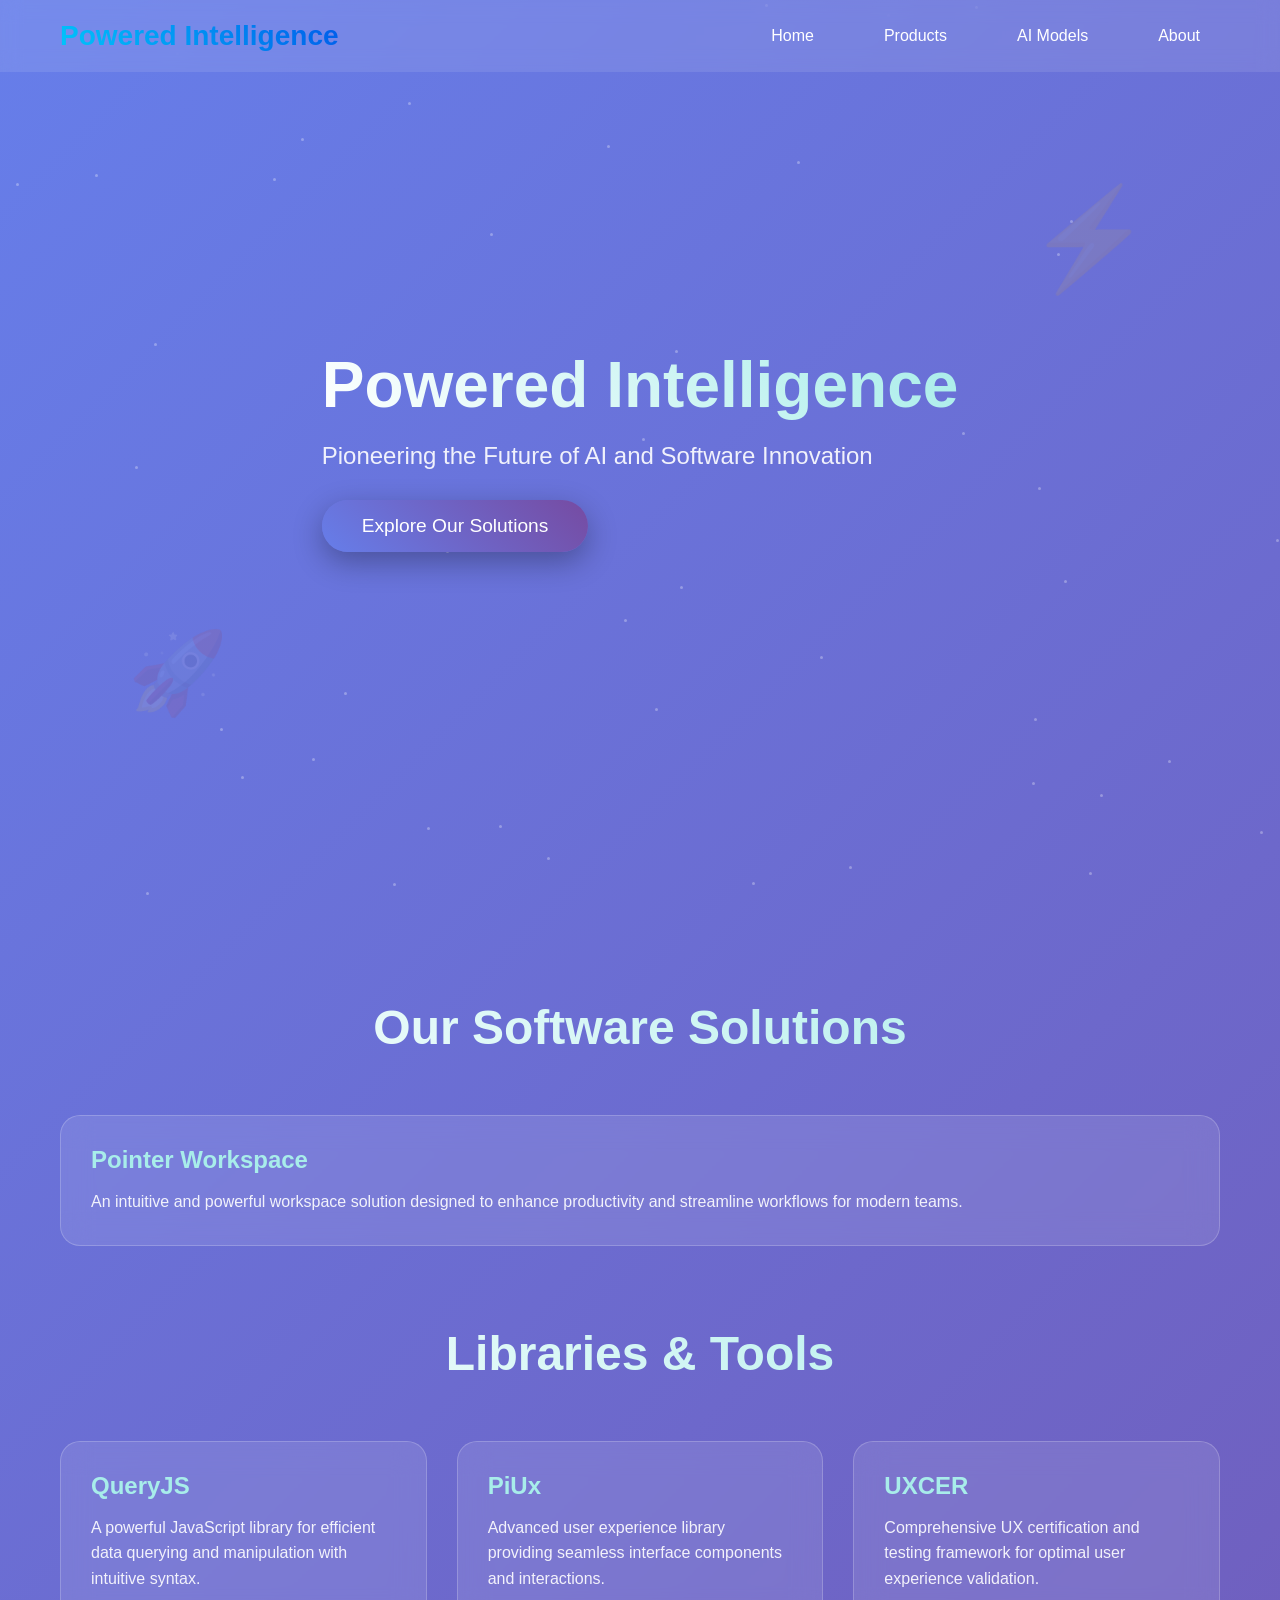
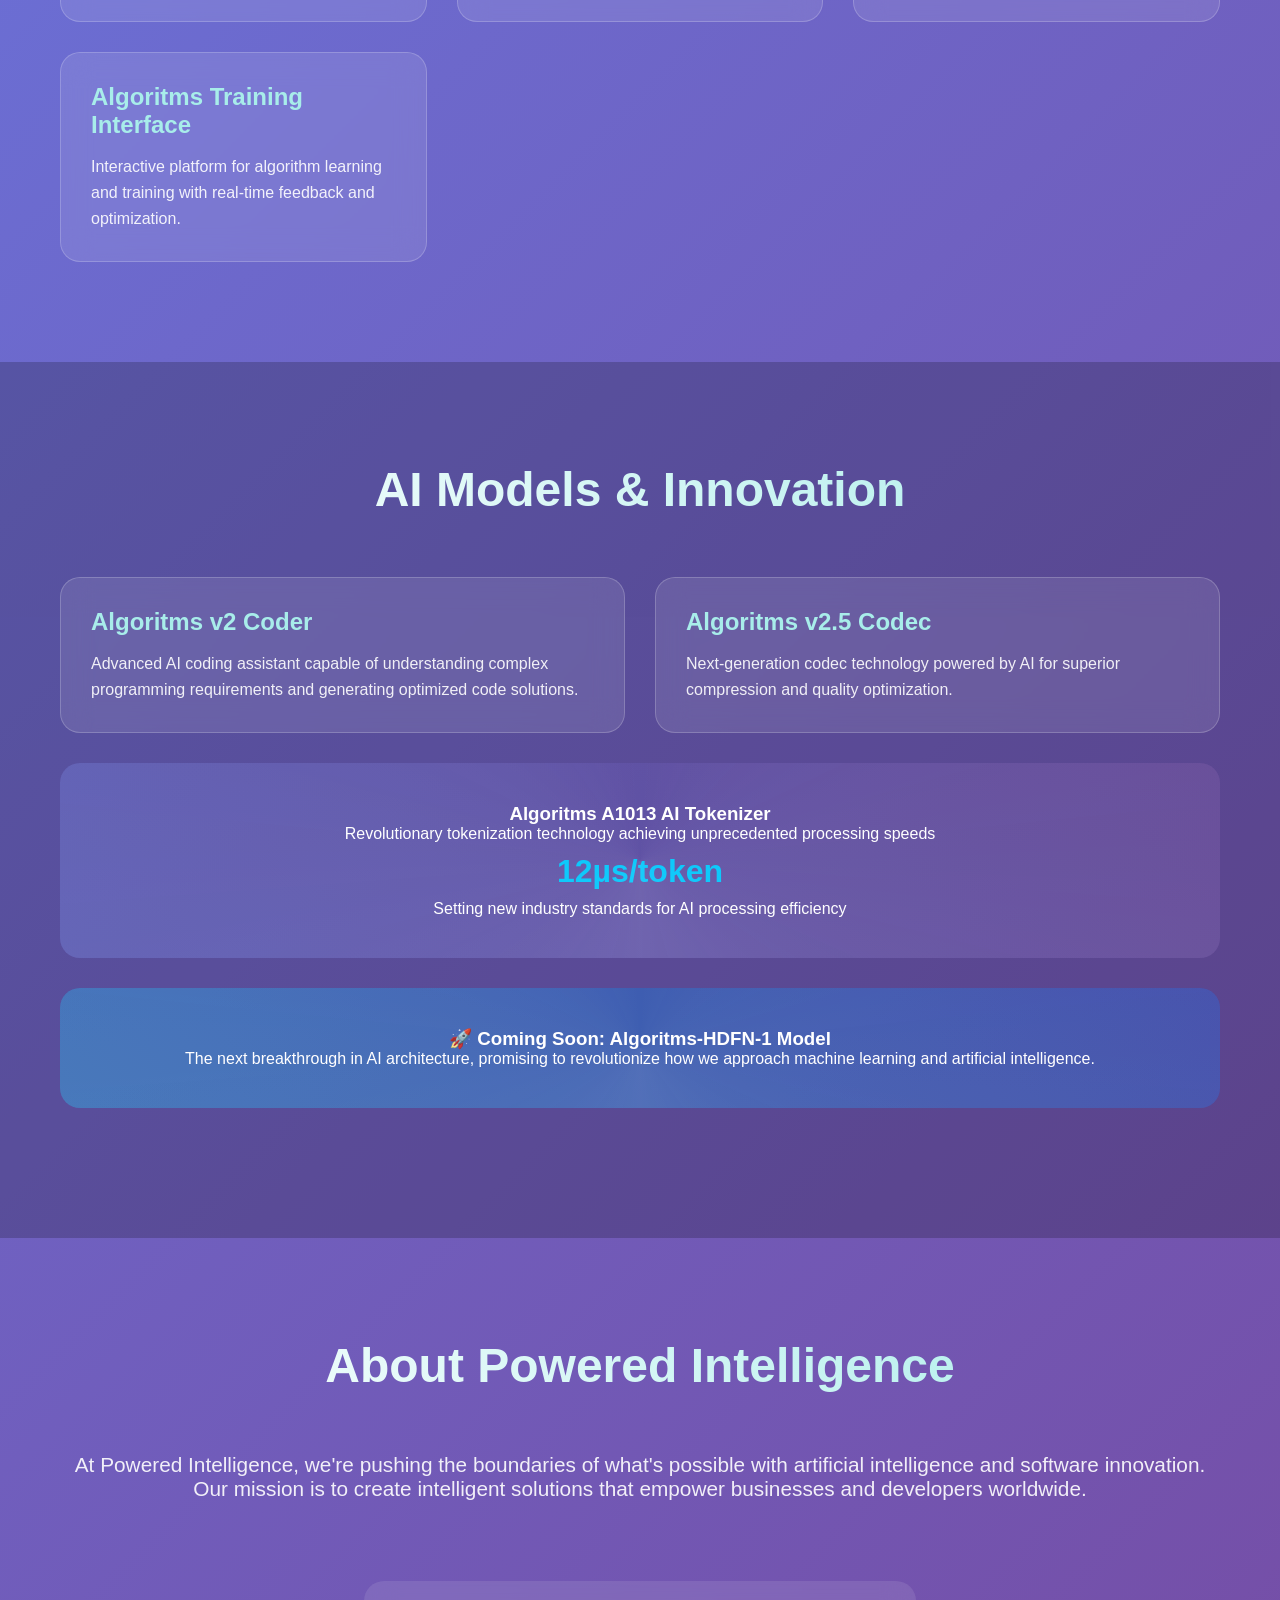
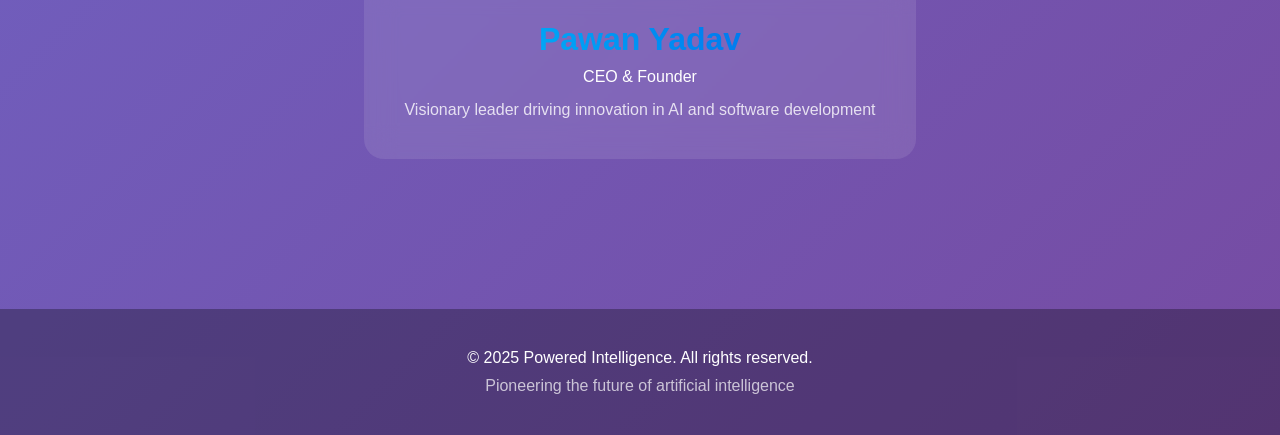
<file: index.html>
<!DOCTYPE html>
<html lang="en">
<head>
    <meta charset="UTF-8">
    <meta name="viewport" content="width=device-width, initial-scale=1.0">
    <title>Powered Intelligence - Innovative AI Solutions</title>
    <style>
        * {
            margin: 0;
            padding: 0;
            box-sizing: border-box;
        }

        body {
            font-family: 'Arial', sans-serif;
            background: linear-gradient(135deg, #667eea 0%, #764ba2 100%);
            color: white;
            overflow-x: hidden;
        }

        .container {
            max-width: 1200px;
            margin: 0 auto;
            padding: 0 20px;
        }

        /* Animated background particles */
        .particles {
            position: fixed;
            top: 0;
            left: 0;
            width: 100%;
            height: 100%;
            pointer-events: none;
            z-index: -1;
        }

        .particle {
            position: absolute;
            width: 3px;
            height: 3px;
            background: rgba(255, 255, 255, 0.3);
            border-radius: 50%;
            animation: float 6s ease-in-out infinite;
        }

        @keyframes float {
            0%, 100% { transform: translateY(0px) rotate(0deg); }
            50% { transform: translateY(-20px) rotate(180deg); }
        }

        /* Header */
        header {
            padding: 20px 0;
            background: rgba(255, 255, 255, 0.1);
            backdrop-filter: blur(10px);
            position: fixed;
            width: 100%;
            top: 0;
            z-index: 1000;
            transition: all 0.3s ease;
        }

        nav {
            display: flex;
            justify-content: space-between;
            align-items: center;
        }

        .logo {
            font-size: 28px;
            font-weight: bold;
            background: linear-gradient(45deg, #00c6fb, #005bea);
            -webkit-background-clip: text;
            -webkit-text-fill-color: transparent;
            background-clip: text;
        }

        .nav-links {
            display: flex;
            list-style: none;
            gap: 30px;
        }

        .nav-links a {
            color: white;
            text-decoration: none;
            transition: all 0.3s ease;
            padding: 10px 20px;
            border-radius: 25px;
        }

        .nav-links a:hover {
            background: rgba(255, 255, 255, 0.2);
            transform: translateY(-2px);
        }

        /* Hero Section */
        .hero {
            height: 100vh;
            display: flex;
            align-items: center;
            position: relative;
            overflow: hidden;
        }

        .hero-content {
            z-index: 2;
            animation: slideUp 1s ease-out;
        }

        .hero h1 {
            font-size: 4rem;
            margin-bottom: 20px;
            background: linear-gradient(45deg, #ffffff, #a8edea);
            -webkit-background-clip: text;
            -webkit-text-fill-color: transparent;
            background-clip: text;
            animation: glow 2s ease-in-out infinite alternate;
        }

        .hero p {
            font-size: 1.5rem;
            margin-bottom: 30px;
            opacity: 0.9;
        }

        .cta-button {
            background: linear-gradient(45deg, #667eea, #764ba2);
            color: white;
            padding: 15px 40px;
            border: none;
            border-radius: 50px;
            font-size: 1.2rem;
            cursor: pointer;
            transition: all 0.3s ease;
            text-decoration: none;
            display: inline-block;
            box-shadow: 0 10px 30px rgba(0, 0, 0, 0.3);
        }

        .cta-button:hover {
            transform: translateY(-3px);
            box-shadow: 0 15px 40px rgba(0, 0, 0, 0.4);
        }

        /* Floating elements */
        .floating-element {
            position: absolute;
            opacity: 0.1;
            animation: float 4s ease-in-out infinite;
        }

        /* Sections */
        section {
            padding: 100px 0;
            position: relative;
        }

        .section-title {
            text-align: center;
            font-size: 3rem;
            margin-bottom: 60px;
            background: linear-gradient(45deg, #ffffff, #a8edea);
            -webkit-background-clip: text;
            -webkit-text-fill-color: transparent;
            background-clip: text;
        }

        /* Products Grid */
        .products-grid {
            display: grid;
            grid-template-columns: repeat(auto-fit, minmax(300px, 1fr));
            gap: 30px;
            margin-top: 50px;
        }

        .product-card {
            background: rgba(255, 255, 255, 0.1);
            backdrop-filter: blur(15px);
            border-radius: 20px;
            padding: 30px;
            transition: all 0.3s ease;
            border: 1px solid rgba(255, 255, 255, 0.2);
            position: relative;
            overflow: hidden;
        }

        .product-card::before {
            content: '';
            position: absolute;
            top: 0;
            left: -100%;
            width: 100%;
            height: 100%;
            background: linear-gradient(90deg, transparent, rgba(255, 255, 255, 0.1), transparent);
            transition: left 0.5s ease;
        }

        .product-card:hover::before {
            left: 100%;
        }

        .product-card:hover {
            transform: translateY(-10px);
            box-shadow: 0 20px 50px rgba(0, 0, 0, 0.3);
        }

        .product-card h3 {
            font-size: 1.5rem;
            margin-bottom: 15px;
            color: #a8edea;
        }

        .product-card p {
            opacity: 0.9;
            line-height: 1.6;
        }

        /* AI Models Section */
        .ai-models {
            background: rgba(0, 0, 0, 0.2);
        }

        .model-highlight {
            text-align: center;
            background: linear-gradient(45deg, rgba(102, 126, 234, 0.3), rgba(118, 75, 162, 0.3));
            padding: 40px;
            border-radius: 20px;
            margin: 30px 0;
            position: relative;
            overflow: hidden;
        }

        .model-highlight::before {
            content: '';
            position: absolute;
            top: -50%;
            left: -50%;
            width: 200%;
            height: 200%;
            background: conic-gradient(from 0deg, transparent, rgba(255, 255, 255, 0.1), transparent);
            animation: rotate 4s linear infinite;
        }

        @keyframes rotate {
            0% { transform: rotate(0deg); }
            100% { transform: rotate(360deg); }
        }

        .speed-highlight {
            font-size: 2rem;
            color: #00c6fb;
            font-weight: bold;
            margin: 10px 0;
        }

        /* About Section */
        .about {
            text-align: center;
        }

        .founder-info {
            background: rgba(255, 255, 255, 0.1);
            backdrop-filter: blur(15px);
            padding: 40px;
            border-radius: 20px;
            margin-top: 40px;
            display: inline-block;
        }

        .founder-info h3 {
            font-size: 2rem;
            margin-bottom: 10px;
            background: linear-gradient(45deg, #00c6fb, #005bea);
            -webkit-background-clip: text;
            -webkit-text-fill-color: transparent;
            background-clip: text;
        }

        /* Footer */
        footer {
            background: rgba(0, 0, 0, 0.3);
            text-align: center;
            padding: 40px 0;
            margin-top: 50px;
        }

        /* Animations */
        @keyframes slideUp {
            from {
                opacity: 0;
                transform: translateY(50px);
            }
            to {
                opacity: 1;
                transform: translateY(0);
            }
        }

        @keyframes glow {
            from {
                text-shadow: 0 0 20px rgba(255, 255, 255, 0.5);
            }
            to {
                text-shadow: 0 0 30px rgba(168, 237, 234, 0.8);
            }
        }

        /* Responsive */
        @media (max-width: 768px) {
            .hero h1 {
                font-size: 2.5rem;
            }
            
            .hero p {
                font-size: 1.2rem;
            }
            
            .nav-links {
                display: none;
            }
            
            .products-grid {
                grid-template-columns: 1fr;
            }
        }
    </style>
</head>
<body>
    <div class="particles" id="particles"></div>

    <header>
        <nav class="container">
            <div class="logo">Powered Intelligence</div>
            <ul class="nav-links">
                <li><a href="#home">Home</a></li>
                <li><a href="#products">Products</a></li>
                <li><a href="#ai-models">AI Models</a></li>
                <li><a href="#about">About</a></li>
            </ul>
        </nav>
    </header>

    <section id="home" class="hero">
        <div class="container">
            <div class="hero-content">
                <h1>Powered Intelligence</h1>
                <p>Pioneering the Future of AI and Software Innovation</p>
                <a href="#products" class="cta-button">Explore Our Solutions</a>
            </div>
        </div>
        <div class="floating-element" style="top: 20%; right: 10%; font-size: 100px;">⚡</div>
        <div class="floating-element" style="bottom: 20%; left: 10%; font-size: 80px;">🚀</div>
    </section>

    <section id="products" class="products">
        <div class="container">
            <h2 class="section-title">Our Software Solutions</h2>
            
            <div class="products-grid">
                <div class="product-card">
                    <h3>Pointer Workspace</h3>
                    <p>An intuitive and powerful workspace solution designed to enhance productivity and streamline workflows for modern teams.</p>
                </div>
            </div>

            <h2 class="section-title" style="margin-top: 80px;">Libraries & Tools</h2>
            
            <div class="products-grid">
                <div class="product-card">
                    <h3>QueryJS</h3>
                    <p>A powerful JavaScript library for efficient data querying and manipulation with intuitive syntax.</p>
                </div>
                
                <div class="product-card">
                    <h3>PiUx</h3>
                    <p>Advanced user experience library providing seamless interface components and interactions.</p>
                </div>
                
                <div class="product-card">
                    <h3>UXCER</h3>
                    <p>Comprehensive UX certification and testing framework for optimal user experience validation.</p>
                </div>
                
                <div class="product-card">
                    <h3>Algoritms Training Interface</h3>
                    <p>Interactive platform for algorithm learning and training with real-time feedback and optimization.</p>
                </div>
            </div>
        </div>
    </section>

    <section id="ai-models" class="ai-models">
        <div class="container">
            <h2 class="section-title">AI Models & Innovation</h2>
            
            <div class="products-grid">
                <div class="product-card">
                    <h3>Algoritms v2 Coder</h3>
                    <p>Advanced AI coding assistant capable of understanding complex programming requirements and generating optimized code solutions.</p>
                </div>
                
                <div class="product-card">
                    <h3>Algoritms v2.5 Codec</h3>
                    <p>Next-generation codec technology powered by AI for superior compression and quality optimization.</p>
                </div>
            </div>

            <div class="model-highlight">
                <h3>Algoritms A1013 AI Tokenizer</h3>
                <p>Revolutionary tokenization technology achieving unprecedented processing speeds</p>
                <div class="speed-highlight">12µs/token</div>
                <p>Setting new industry standards for AI processing efficiency</p>
            </div>

            <div class="model-highlight" style="background: linear-gradient(45deg, rgba(0, 198, 251, 0.3), rgba(0, 91, 234, 0.3));">
                <h3>🚀 Coming Soon: Algoritms-HDFN-1 Model</h3>
                <p>The next breakthrough in AI architecture, promising to revolutionize how we approach machine learning and artificial intelligence.</p>
            </div>
        </div>
    </section>

    <section id="about" class="about">
        <div class="container">
            <h2 class="section-title">About Powered Intelligence</h2>
            <p style="font-size: 1.3rem; margin-bottom: 40px; opacity: 0.9;">
                At Powered Intelligence, we're pushing the boundaries of what's possible with artificial intelligence and software innovation. 
                Our mission is to create intelligent solutions that empower businesses and developers worldwide.
            </p>
            
            <div class="founder-info">
                <h3>Pawan Yadav</h3>
                <p>CEO & Founder</p>
                <p style="margin-top: 15px; opacity: 0.8;">Visionary leader driving innovation in AI and software development</p>
            </div>
        </div>
    </section>

    <footer>
        <div class="container">
            <p>&copy; 2025 Powered Intelligence. All rights reserved.</p>
            <p style="margin-top: 10px; opacity: 0.7;">Pioneering the future of artificial intelligence</p>
        </div>
    </footer>

    <script>
        // Create animated particles
        function createParticles() {
            const particlesContainer = document.getElementById('particles');
            const particleCount = 50;

            for (let i = 0; i < particleCount; i++) {
                const particle = document.createElement('div');
                particle.className = 'particle';
                particle.style.left = Math.random() * 100 + '%';
                particle.style.top = Math.random() * 100 + '%';
                particle.style.animationDelay = Math.random() * 6 + 's';
                particle.style.animationDuration = (Math.random() * 3 + 3) + 's';
                particlesContainer.appendChild(particle);
            }
        }

        // Smooth scrolling for navigation links
        document.querySelectorAll('a[href^="#"]').forEach(anchor => {
            anchor.addEventListener('click', function (e) {
                e.preventDefault();
                const target = document.querySelector(this.getAttribute('href'));
                if (target) {
                    target.scrollIntoView({
                        behavior: 'smooth',
                        block: 'start'
                    });
                }
            });
        });

        // Header scroll effect
        window.addEventListener('scroll', function() {
            const header = document.querySelector('header');
            if (window.scrollY > 100) {
                header.style.background = 'rgba(0, 0, 0, 0.9)';
                header.style.backdropFilter = 'blur(20px)';
            } else {
                header.style.background = 'rgba(255, 255, 255, 0.1)';
                header.style.backdropFilter = 'blur(10px)';
            }
        });

        // Intersection Observer for animations
        const observerOptions = {
            threshold: 0.1,
            rootMargin: '0px 0px -50px 0px'
        };

        const observer = new IntersectionObserver(function(entries) {
            entries.forEach(entry => {
                if (entry.isIntersecting) {
                    entry.target.style.animation = 'slideUp 1s ease-out forwards';
                }
            });
        }, observerOptions);

        // Observe all product cards
        document.querySelectorAll('.product-card').forEach(card => {
            observer.observe(card);
        });

        // Initialize particles
        createParticles();

        // Add mouse move effect for hero section
        document.addEventListener('mousemove', function(e) {
            const hero = document.querySelector('.hero');
            const rect = hero.getBoundingClientRect();
            const x = e.clientX - rect.left;
            const y = e.clientY - rect.top;
            
            const moveX = (x - rect.width / 2) * 0.01;
            const moveY = (y - rect.height / 2) * 0.01;
            
            hero.style.transform = `translate(${moveX}px, ${moveY}px)`;
        });
    </script>
</body>
</html>
</file>
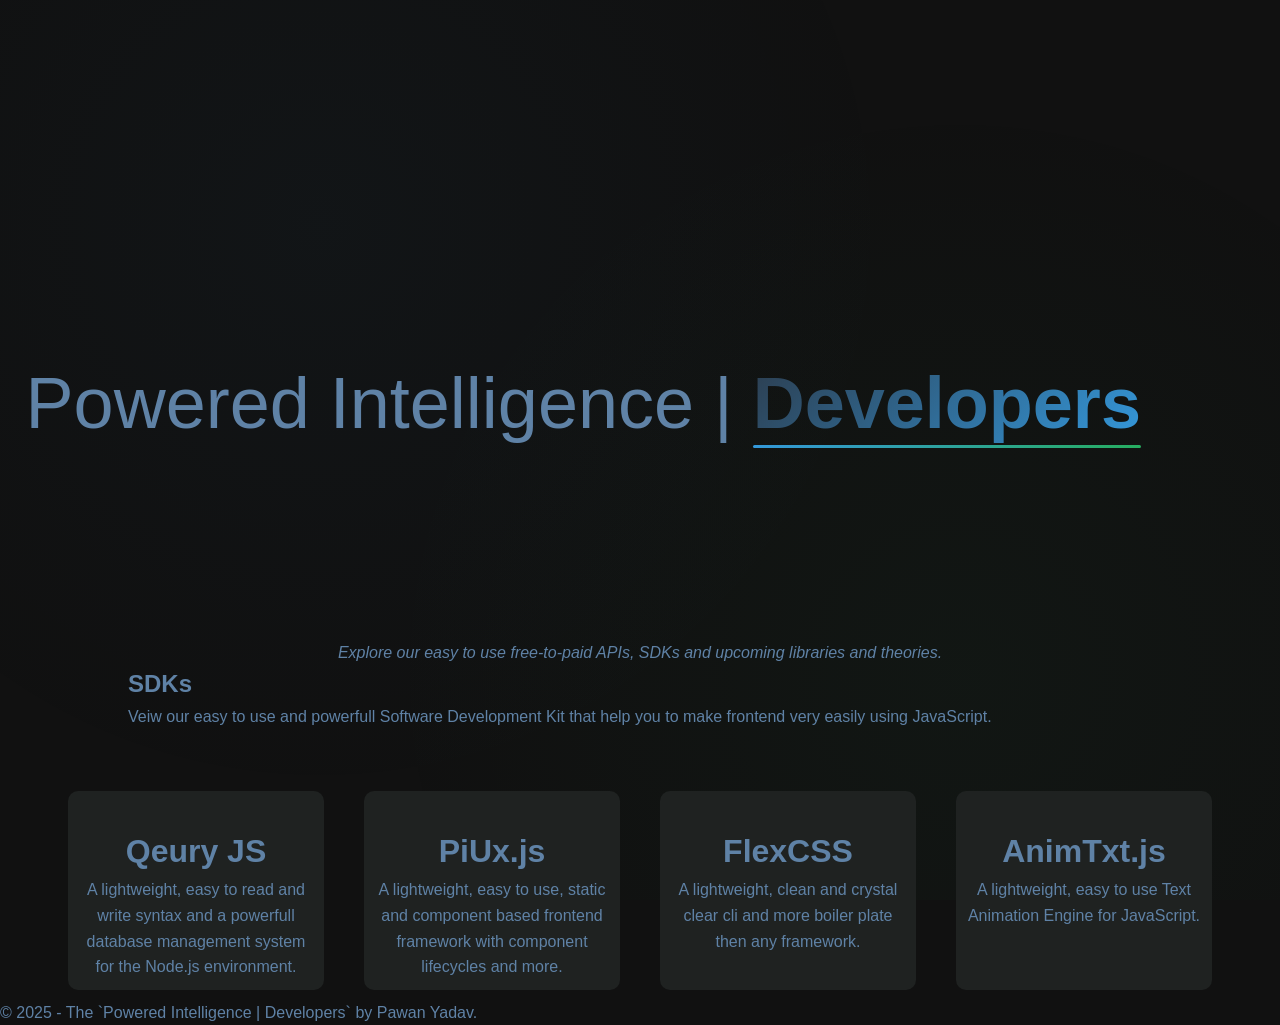
<file: documentation/index.html>
<!DOCTYPE html>
<html lang="en">
<head>
    <meta charset="UTF-8">
    <meta name="viewport" content="width=device-width, initial-scale=1.0">
    <title>Powered Intelligence | Developers</title>
    <link rel="stylesheet" href="index.css">
</head>
<body>
    <br/>
    <h1 class="hero-title">
        Powered Intelligence | <span class="brand">Developers</span><br>
    </h1>
<br /><br /><br /><br /><br /><br /><br /><br /><br /><br /><br /><br /><br /><br /><br /><br /><br /><br /><br /><br /><br /><br /><br /><br />
    <p id="b">Explore our easy to use free-to-paid APIs, SDKs and upcoming libraries and theories.</p>
    <h2 style="
    margin-left: 10%;
    ">SDKs</h2>
    <p style="margin-left: 10%;">Veiw our easy to use and powerfull Software Development Kit that help you to make frontend very easily using JavaScript.</p><br/><br/>
    <div class="card-container">
        <div class="card sdk"><!-- GlobalType: Card Type: SDK Card -->
            <img class="card-icon" width="20px" />
            <h1 class="card-title">Qeury JS</h1>
            <p class="card-description">A lightweight, easy to read and write syntax and a powerfull database management system for the Node.js environment.</p>
        </div>
        <div class="card sdk">
            <img class="card-icon" width="20px" />
            <h1 class="card-title">PiUx.js</h1>
            <p class="card-description">A lightweight, easy to use, static and component based frontend framework with component lifecycles and more.</p>
        </div>
        <div class="card sdk">
            <img class="card-icon" width="20px" />
            <h1 class="card-title">FlexCSS</h1>
            <p class="card-description">A lightweight, clean and crystal clear cli and more boiler plate then any framework.</p>
        </div>
        <div class="card sdk">
            <img class="card-icon" width="20px" />
            <h1 class="card-title">AnimTxt.js</h1>
            <p class="card-description">A lightweight, easy to use Text Animation Engine for JavaScript.</p>
        </div>
    </div>
    <footer>
        &copy; 2025 - The `Powered Intelligence | Developers` by Pawan Yadav.
    </footer>
</body>
</html>
</file>
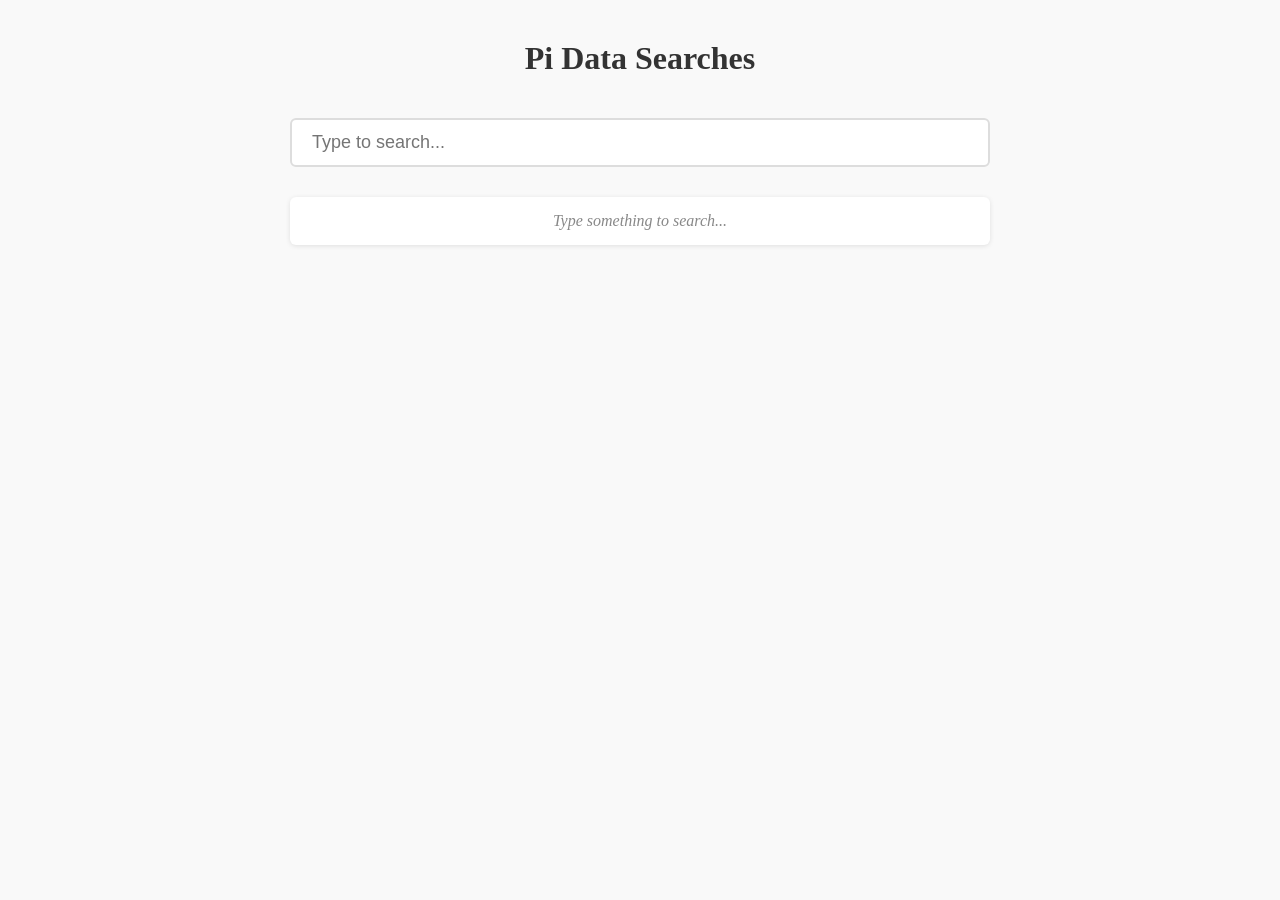
<file: dsengine/index.html>
<html lang="en">
<head>
  <meta charset="UTF-8" />
  <meta name="viewport" content="width=device-width, initial-scale=1" />
  <title>PI Data Searches</title>
  <link rel="stylesheet" href="style.css">
</head>
<body>

  <h1>Pi Data Searches</h1>
  <input type="text" id="searchInput" placeholder="Type to search..." autocomplete="off" />

  <ul class="results" id="results"></ul>
  <div id="loading" class="loading" style="display:none;">Loading more results...</div>
  <script src="script.js"></script>
</body>
</html>
</file>
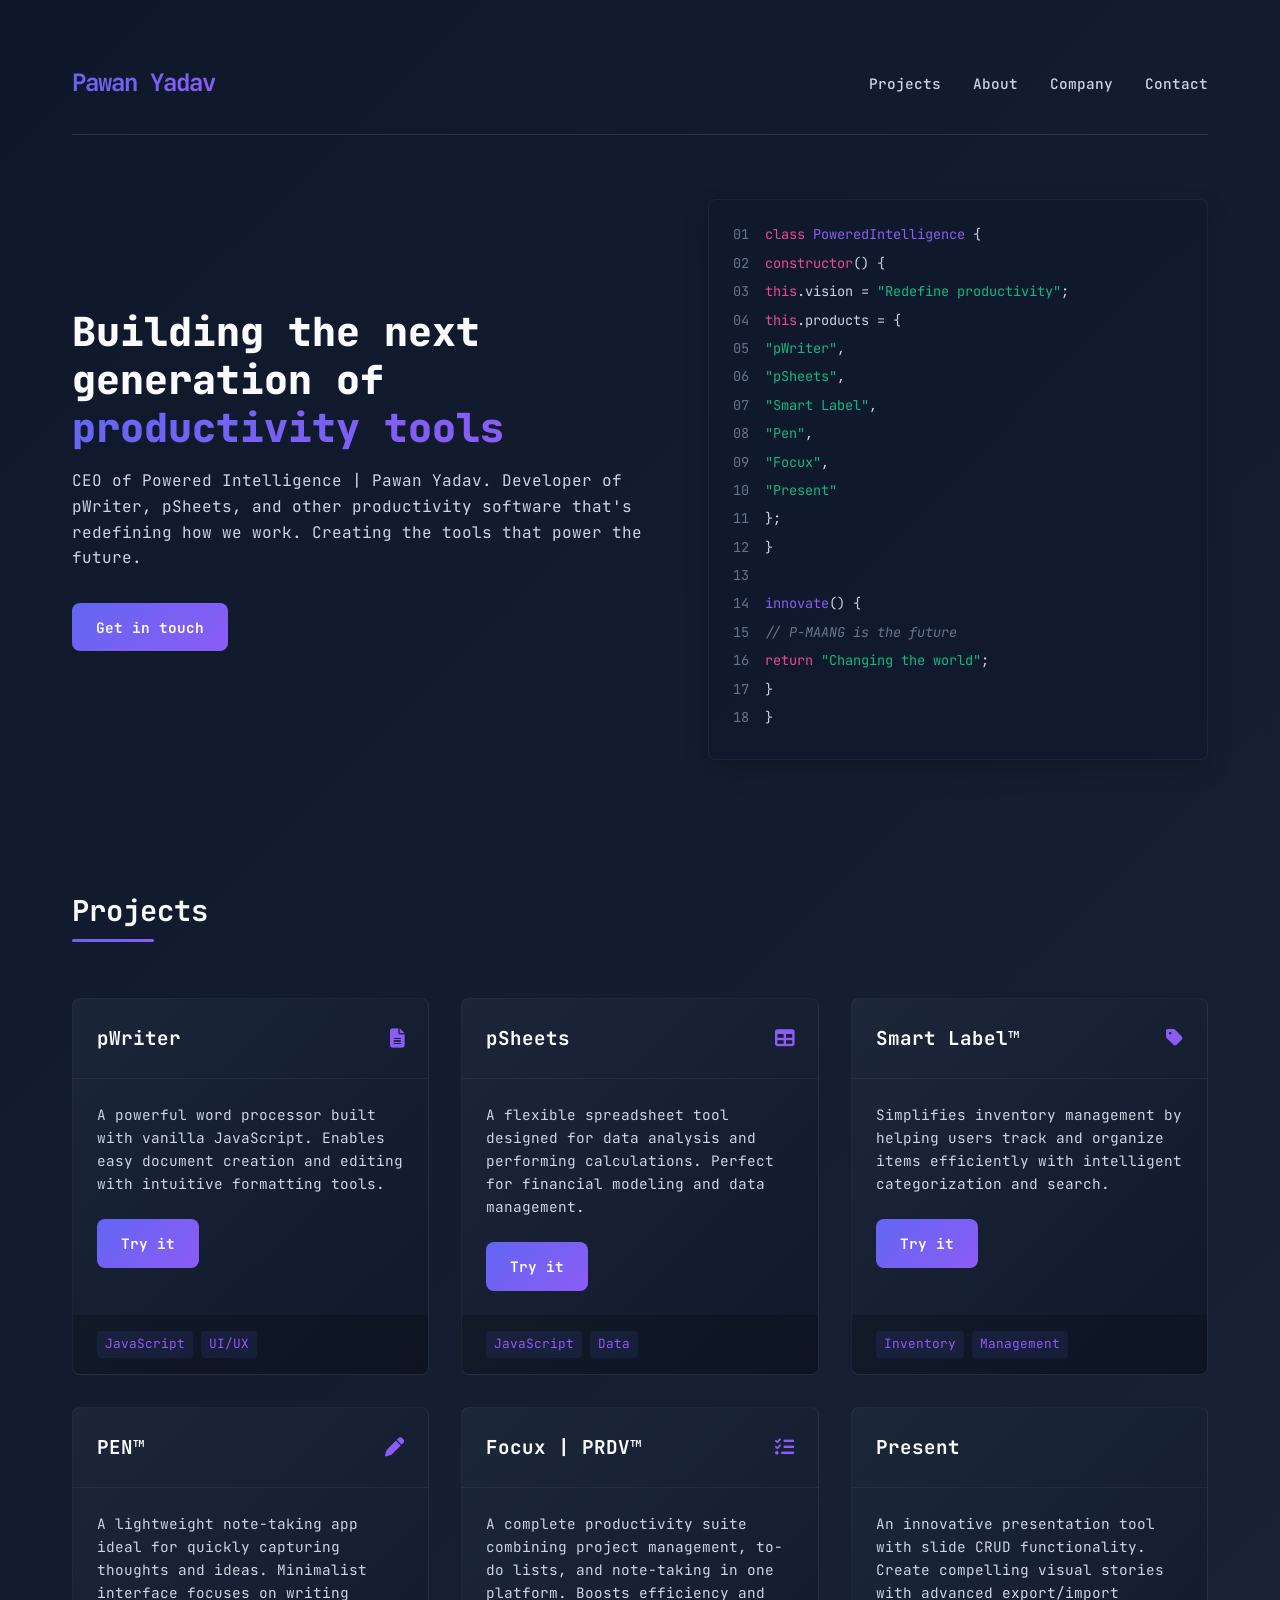
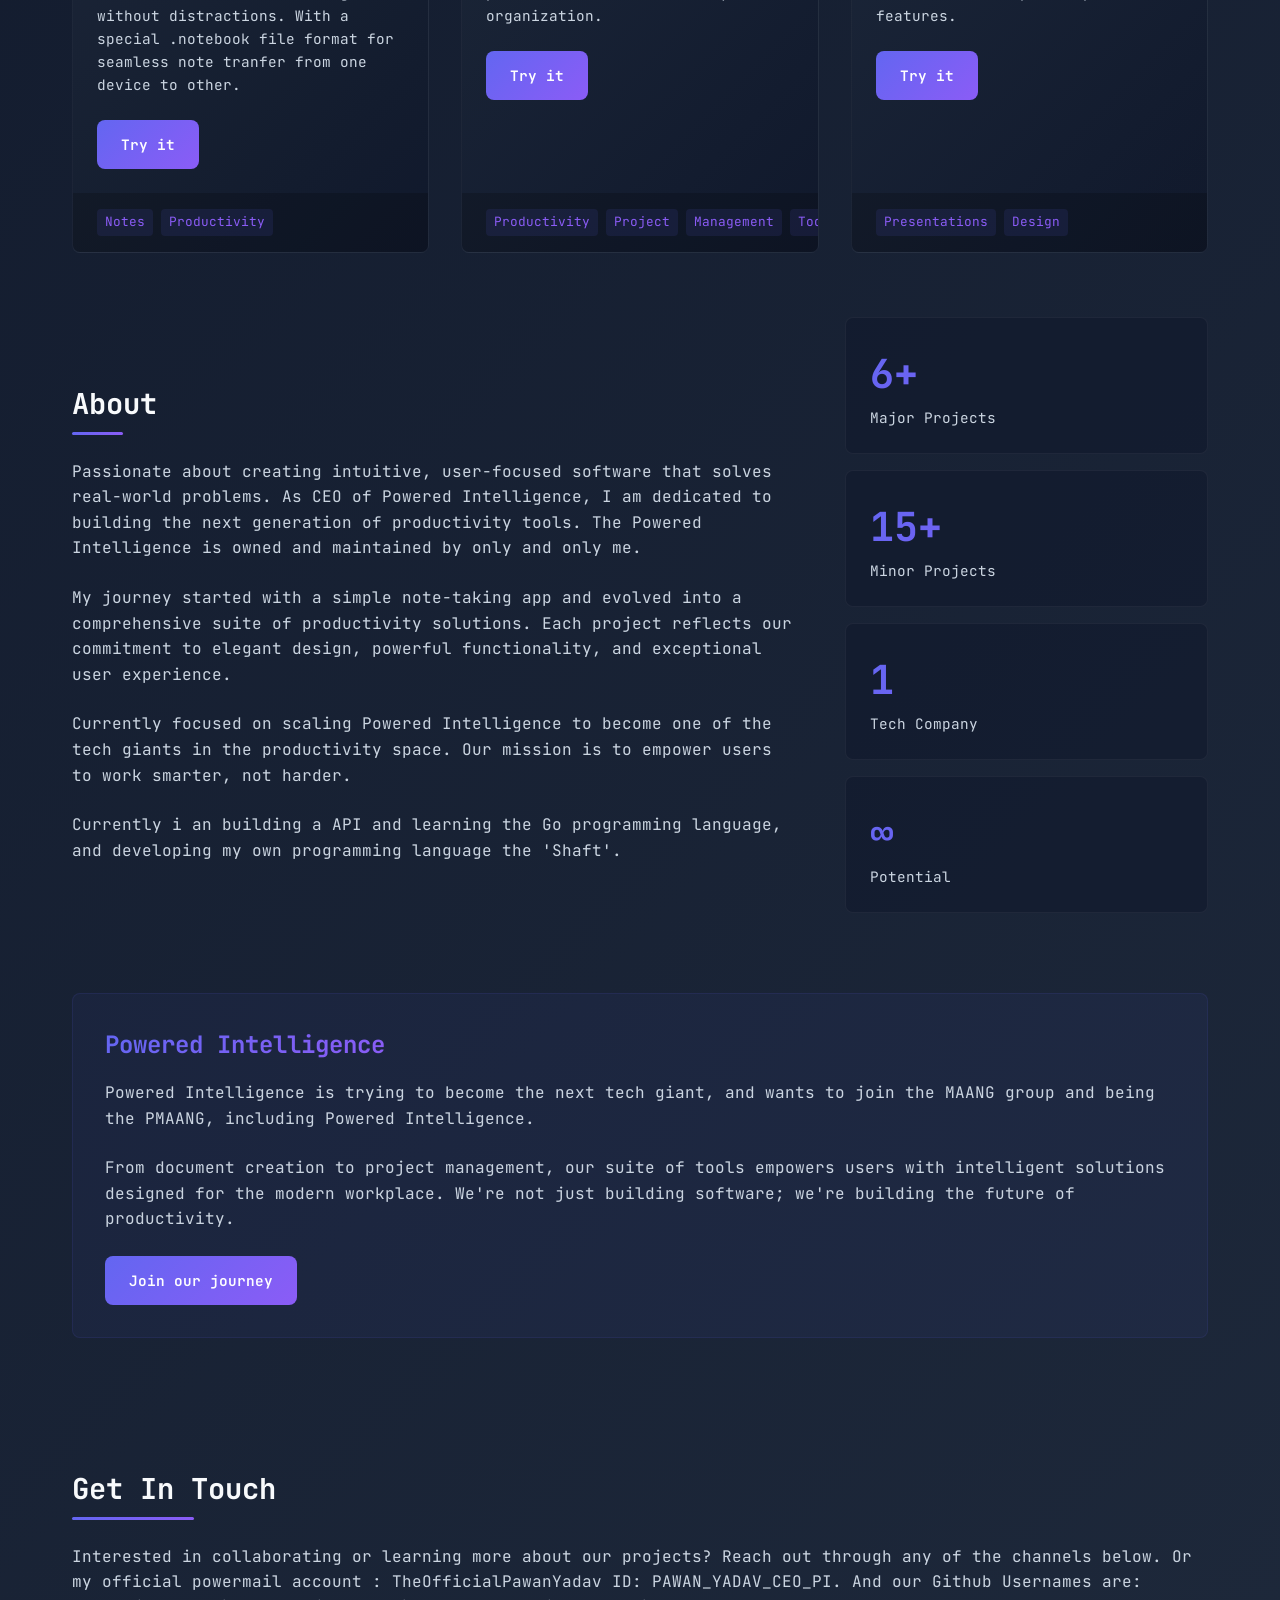
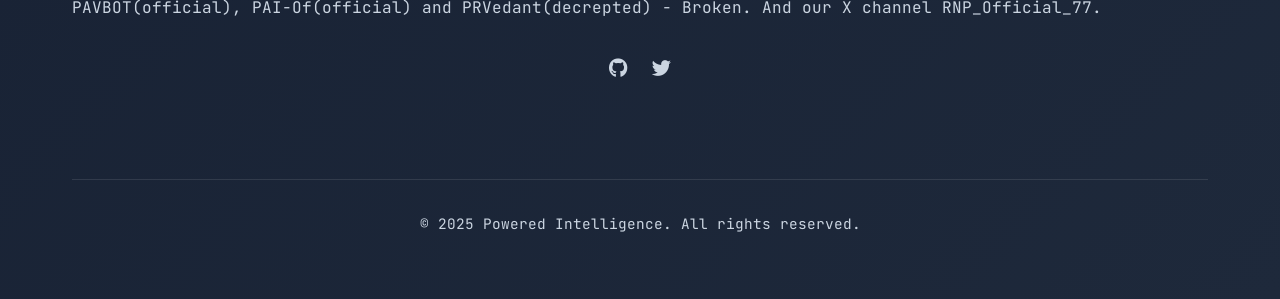
<file: py/index.html>
<!DOCTYPE html>
<html lang="en">
<head>
  <meta charset="UTF-8">
  <meta name="viewport" content="width=device-width, initial-scale=1.0">
  <title>Pawan Yadav | Powered Intelligence</title>
  <link rel="stylesheet" href="https://cdnjs.cloudflare.com/ajax/libs/font-awesome/6.4.0/css/all.min.css">
  <style>
    @import url('https://fonts.googleapis.com/css2?family=JetBrains+Mono:wght@100;200;300;400;500;600;700;800&display=swap');
    
    :root {
      --gradient-bg: linear-gradient(135deg, #0f172a, #1e293b);
      --gradient-accent: linear-gradient(135deg, #6366f1, #8b5cf6);
      --gradient-card: linear-gradient(135deg, rgba(30, 41, 59, 0.8), rgba(15, 23, 42, 0.8));
      --text-primary: #f8fafc;
      --text-secondary: #cbd5e1;
      --accent: #8b5cf6;
      --accent-hover: #a78bfa;
      --card-bg: rgba(15, 23, 42, 0.5);
      --border-radius: 8px;
    }
    
    * {
      margin: 0;
      padding: 0;
      box-sizing: border-box;
      font-family: 'JetBrains Mono', monospace;
    }
    
    body {
      background: var(--gradient-bg);
      color: var(--text-primary);
      line-height: 1.6;
      min-height: 100vh;
      scroll-behavior: smooth;
    }
    
    .container {
      max-width: 1200px;
      margin: 0 auto;
      padding: 2rem;
    }
    
    header {
      display: flex;
      justify-content: space-between;
      align-items: center;
      padding: 2rem 0;
      border-bottom: 1px solid rgba(255, 255, 255, 0.1);
      margin-bottom: 3rem;
    }
    
    .logo {
      font-size: 1.5rem;
      font-weight: 700;
      background: var(--gradient-accent);
      -webkit-background-clip: text;
      background-clip: text;
      color: transparent;
      letter-spacing: -1px;
    }
    
    .nav-links {
      display: flex;
      gap: 2rem;
    }
    
    .nav-links a {
      color: var(--text-secondary);
      text-decoration: none;
      font-size: 0.9rem;
      font-weight: 500;
      transition: all 0.3s ease;
    }
    
    .nav-links a:hover {
      color: var(--accent-hover);
    }
    
    .hero {
      display: flex;
      align-items: center;
      justify-content: space-between;
      gap: 2rem;
      margin: 4rem 0;
    }
    
    .hero-text {
      flex: 1;
    }
    
    .hero-text h1 {
      font-size: 2.5rem;
      font-weight: 800;
      margin-bottom: 1rem;
      line-height: 1.2;
    }
    
    .hero-text h1 span {
      background: var(--gradient-accent);
      -webkit-background-clip: text;
      background-clip: text;
      color: transparent;
    }
    
    .hero-text p {
      color: var(--text-secondary);
      margin-bottom: 2rem;
      font-size: 1rem;
      max-width: 600px;
    }
    
    .hero-image {
      flex: 1;
      max-width: 500px;
      position: relative;
    }
    
    .code-block {
      background: var(--card-bg);
      border-radius: var(--border-radius);
      padding: 1.5rem;
      box-shadow: 0 10px 25px rgba(0, 0, 0, 0.2);
      border: 1px solid rgba(255, 255, 255, 0.05);
      font-size: 0.85rem;
      line-height: 1.5;
      overflow: hidden;
    }
    
    .code-line {
      display: flex;
      margin-bottom: 0.5rem;
    }
    
    .line-number {
      color: #64748b;
      width: 2rem;
      text-align: right;
      padding-right: 1rem;
      user-select: none;
    }
    
    .code-text {
      color: var(--text-secondary);
    }
    
    .code-keyword {
      color: #ec4899;
    }
    
    .code-function {
      color: #8b5cf6;
    }
    
    .code-string {
      color: #10b981;
    }
    
    .code-comment {
      color: #64748b;
      font-style: italic;
    }
    
    .section-title {
      font-size: 1.8rem;
      margin: 4rem 0 2rem;
      position: relative;
      display: inline-block;
    }
    
    .section-title::after {
      content: "";
      position: absolute;
      bottom: -8px;
      left: 0;
      width: 60%;
      height: 3px;
      background: var(--gradient-accent);
      border-radius: 3px;
    }
    
    .projects-grid {
      display: grid;
      grid-template-columns: repeat(auto-fill, minmax(300px, 1fr));
      gap: 2rem;
      margin-top: 2rem;
    }
    
    .project-card {
      background: var(--gradient-card);
      border-radius: var(--border-radius);
      overflow: hidden;
      transition: transform 0.3s ease, box-shadow 0.3s ease;
      border: 1px solid rgba(255, 255, 255, 0.05);
      height: 100%;
      display: flex;
      flex-direction: column;
    }
    
    .project-card:hover {
      transform: translateY(-5px);
      box-shadow: 0 15px 30px rgba(0, 0, 0, 0.3);
    }
    
    .project-header {
      padding: 1.5rem;
      display: flex;
      justify-content: space-between;
      align-items: center;
      border-bottom: 1px solid rgba(255, 255, 255, 0.05);
    }
    
    .project-name {
      font-size: 1.2rem;
      font-weight: 700;
    }
    
    .project-icon {
      color: var(--accent);
      font-size: 1.2rem;
    }
    
    .project-body {
      padding: 1.5rem;
      flex-grow: 1;
    }
    
    .project-description {
      color: var(--text-secondary);
      font-size: 0.9rem;
      margin-bottom: 1.5rem;
    }
    
    .project-footer {
      display: flex;
      justify-content: space-between;
      padding: 1rem 1.5rem;
      background: rgba(0, 0, 0, 0.2);
      font-size: 0.8rem;
    }
    
    .project-tags {
      display: flex;
      gap: 0.5rem;
    }
    
    .project-tag {
      padding: 0.2rem 0.5rem;
      border-radius: 4px;
      background: rgba(99, 102, 241, 0.1);
      color: var(--accent);
    }
    
    .about-section {
      display: flex;
      gap: 3rem;
      margin: 4rem 0;
    }
    
    .about-text {
      flex: 2;
    }
    
    .about-text p {
      color: var(--text-secondary);
      margin-bottom: 1.5rem;
    }
    
    .about-stats {
      flex: 1;
    }
    
    .stat-box {
      background: var(--card-bg);
      border-radius: var(--border-radius);
      padding: 1.5rem;
      margin-bottom: 1rem;
      border: 1px solid rgba(255, 255, 255, 0.05);
    }
    
    .stat-number {
      font-size: 2.5rem;
      font-weight: 700;
      background: var(--gradient-accent);
      -webkit-background-clip: text;
      background-clip: text;
      color: transparent;
    }
    
    .stat-label {
      font-size: 0.9rem;
      color: var(--text-secondary);
    }
    
    .company-highlight {
      margin: 4rem 0;
      background: rgba(99, 102, 241, 0.05);
      border-radius: var(--border-radius);
      padding: 2rem;
      border: 1px solid rgba(99, 102, 241, 0.1);
    }
    
    .company-name {
      font-size: 1.5rem;
      font-weight: 700;
      margin-bottom: 1rem;
      background: var(--gradient-accent);
      -webkit-background-clip: text;
      background-clip: text;
      color: transparent;
      display: inline-block;
    }
    
    .company-description {
      color: var(--text-secondary);
      margin-bottom: 1.5rem;
    }
    
    .footer {
      margin-top: 6rem;
      padding: 2rem 0;
      border-top: 1px solid rgba(255, 255, 255, 0.1);
      text-align: center;
      color: var(--text-secondary);
      font-size: 0.9rem;
    }
    
    .social-links {
      display: flex;
      justify-content: center;
      gap: 1.5rem;
      margin: 1.5rem 0;
    }
    
    .social-links a {
      color: var(--text-secondary);
      font-size: 1.2rem;
      transition: color 0.3s ease;
    }
    
    .social-links a:hover {
      color: var(--accent-hover);
    }
    
    .cta-button {
      display: inline-block;
      padding: 0.8rem 1.5rem;
      background: var(--gradient-accent);
      color: white;
      text-decoration: none;
      border-radius: var(--border-radius);
      font-weight: 600;
      font-size: 0.9rem;
      transition: all 0.3s ease;
      border: none;
      cursor: pointer;
    }
    
    .cta-button:hover {
      opacity: 0.9;
      transform: translateY(-2px);
      box-shadow: 0 5px 15px rgba(139, 92, 246, 0.4);
    }
    
    @media (max-width: 768px) {
      .hero {
        flex-direction: column;
      }
      
      .hero-image {
        margin-top: 2rem;
        max-width: 100%;
      }
      
      .projects-grid {
        grid-template-columns: 1fr;
      }
      .nav-links {
        gap: 1rem;
      }
      
      .about-section {
        flex-direction: column;
      }
    }
  </style>
  <link rel="shortcut icon" href="pi.png" type="image/x-icon">
</head>

<body>
  <div class="container">
    <header>
      <div class="logo">Pawan Yadav</div>
      <div class="nav-links">
        <a href="#projects">Projects</a>
        <a href="#about">About</a>
        <a href="#company">Company</a>
        <a href="#contact">Contact</a>
      </div>
    </header>
    
    <section class="hero">
      <div class="hero-text">
        <h1>Building the next generation of <span>productivity tools</span></h1>
        <p>
          CEO of Powered Intelligence | Pawan Yadav. Developer of pWriter, pSheets, and other productivity software that's redefining how we work. Creating the tools that power the future.
        </p>
        <a href="#contact" class="cta-button">Get in touch</a>
      </div>
      
      <div class="hero-image">
        <div class="code-block">
          <div class="code-line">
            <span class="line-number">01</span>
            <span class="code-text"><span class="code-keyword">class</span> <span class="code-function">PoweredIntelligence</span> {</span>
          </div>
          <div class="code-line">
            <span class="line-number">02</span>
            <span class="code-text">  <span class="code-keyword">constructor</span>() {</span>
          </div>
          <div class="code-line">
            <span class="line-number">03</span>
            <span class="code-text">    <span class="code-keyword">this</span>.vision = <span class="code-string">"Redefine productivity"</span>;</span>
          </div>
          <div class="code-line">
            <span class="line-number">04</span>
            <span class="code-text">    <span class="code-keyword">this</span>.products = {</span>
          </div>
          <div class="code-line">
            <span class="line-number">05</span>
            <span class="code-text">      <span class="code-string">"pWriter"</span>,</span>
          </div>
          <div class="code-line">
            <span class="line-number">06</span>
            <span class="code-text">      <span class="code-string">"pSheets"</span>,</span>
          </div>
          <div class="code-line">
            <span class="line-number">07</span>
            <span class="code-text">      <span class="code-string">"Smart Label"</span>,</span>
          </div>
          <div class="code-line">
            <span class="line-number">08</span>
            <span class="code-text">      <span class="code-string">"Pen"</span>,</span>
          </div>
          <div class="code-line">
            <span class="line-number">09</span>
            <span class="code-text">      <span class="code-string">"Focux"</span>,</span>
          </div>
          <div class="code-line">
            <span class="line-number">10</span>
            <span class="code-text">      <span class="code-string">"Present"</span></span>
          </div>
          <div class="code-line">
            <span class="line-number">11</span>
            <span class="code-text">    };</span>
          </div>
          <div class="code-line">
            <span class="line-number">12</span>
            <span class="code-text">  }</span>
          </div>
          <div class="code-line">
            <span class="line-number">13</span>
            <span class="code-text">  </span>
          </div>
          <div class="code-line">
            <span class="line-number">14</span>
            <span class="code-text">  <span class="code-function">innovate</span>() {</span>
          </div>
          <div class="code-line">
            <span class="line-number">15</span>
            <span class="code-text">    <span class="code-comment">// P-MAANG is the future</span></span>
          </div>
          <div class="code-line">
            <span class="line-number">16</span>
            <span class="code-text">    <span class="code-keyword">return</span> <span class="code-string">"Changing the world"</span>;</span>
          </div>
          <div class="code-line">
            <span class="line-number">17</span>
            <span class="code-text">  }</span>
          </div>
          <div class="code-line">
            <span class="line-number">18</span>
            <span class="code-text">}</span>
          </div>
        </div>
      </div>
    </section>
    
    <section id="projects">
      <h2 class="section-title">Projects</h2>
      <div class="projects-grid">
        <div class="project-card">
          <div class="project-header">
            <div class="project-name">pWriter</div>
            <div class="project-icon"><i class="fas fa-file-alt"></i></div>
          </div>
          <div class="project-body">
            <p class="project-description">
              A powerful word processor built with vanilla JavaScript. Enables easy document creation and editing with intuitive formatting tools.
            </p>
            <a href="https://pai-of.github.io/Workspace/web/writer.html" class="cta-button">Try it</a>
          </div>
          <div class="project-footer">
            <div class="project-tags">
              <span class="project-tag">JavaScript</span>
              <span class="project-tag">UI/UX</span>
            </div>
          </div>
        </div>
        
        <div class="project-card">
          <div class="project-header">
            <div class="project-name">pSheets</div>
            <div class="project-icon"><i class="fas fa-table"></i></div>
          </div>
          <div class="project-body">
            <p class="project-description">A flexible spreadsheet tool designed for data analysis and performing calculations. Perfect for financial modeling and data management.</p>
            <a href="https://pai-of.github.io/Workspace/web/sheets.html" class="cta-button">Try it</a>
          </div>
          <div class="project-footer">
            <div class="project-tags">
              <span class="project-tag">JavaScript</span>
              <span class="project-tag">Data</span>
            </div>
          </div>
        </div>
        
        <div class="project-card">
          <div class="project-header">
            <div class="project-name">Smart Label™</div>
            <div class="project-icon"><i class="fas fa-tag"></i></div>
          </div>
          <div class="project-body">
            <p class="project-description">Simplifies inventory management by helping users track and organize items efficiently with intelligent categorization and search.</p>
            <a href="https://pai-of.github.io/Workspace/web/smart-lab.html" class="cta-button">Try it</a>
          </div>
          <div class="project-footer">
            <div class="project-tags">
              <span class="project-tag">Inventory</span>
              <span class="project-tag">Management</span>
            </div>
          </div>
        </div>
        
        <div class="project-card">
          <div class="project-header">
            <div class="project-name">PEN™</div>
            <div class="project-icon"><i class="fas fa-pen"></i></div>
          </div>
          <div class="project-body">
            <p class="project-description">
              A lightweight note-taking app ideal for quickly capturing thoughts and ideas. Minimalist interface focuses on writing without distractions. With a special .notebook file format 
              for seamless note tranfer from one device to other.
            </p>
            <a href="https://pai-of.github.io/Workspace/web/pen.html" class="cta-button">Try it</a>
          </div>
          <div class="project-footer">
            <div class="project-tags">
              <span class="project-tag">Notes</span>
              <span class="project-tag">Productivity</span>
            </div>
          </div>
        </div>
        
        <div class="project-card">
          <div class="project-header">
            <div class="project-name">Focux | PRDV™</div>
            <div class="project-icon"><i class="fas fa-tasks"></i></div>
          </div>
          <div class="project-body">
            <p class="project-description">
              A complete productivity suite combining project management, to-do lists, and note-taking in one platform. Boosts efficiency and organization.
            </p>
            <a href="https://pai-of.github.io/Workspace/web/focux/index.html" class="cta-button">Try it</a>
          </div>
          <div class="project-footer">
            <div class="project-tags">
              <span class="project-tag">Productivity</span>
              <span class="project-tag">Project</span>
              <span class="project-tag">Management</span>
              <span class="project-tag">Todo</span>
            </div>
          </div>
        </div>
        
        <div class="project-card">
          <div class="project-header">
            <div class="project-name">Present</div>
            <div class="project-icon"><i class="fas fa-presentation"></i></div>
          </div>
          <div class="project-body">
            <p class="project-description">An innovative presentation tool with slide CRUD functionality. Create compelling visual stories with advanced export/import features.</p>
            <a href="https://pai-of.github.io/Workspace/web/present/present.htm" class="cta-button">Try it</a>
          </div>
          <div class="project-footer">
            <div class="project-tags">
              <span class="project-tag">Presentations</span>
              <span class="project-tag">Design</span>
            </div>
          </div>
        </div>
      </div>
    </section>
    
    <section id="about" class="about-section">
      <div class="about-text">
        <h2 class="section-title">About</h2>
        <p>
          Passionate about creating intuitive, user-focused software that solves real-world problems. As CEO of Powered Intelligence, I am dedicated to building the next generation of productivity tools.
          The Powered Intelligence is owned and maintained by only and only me.
          </p>
        <p>
          My journey started with a simple note-taking app and evolved into a comprehensive suite of productivity solutions. Each project reflects our commitment to elegant design, powerful functionality, and exceptional user experience.
        </p>
        <p>
          Currently focused on scaling Powered Intelligence to become one of the tech giants in the productivity space. Our mission is to empower users to work smarter, not harder.
        </p>
        <p>
          Currently i an building a API and learning the Go programming language, and developing my own programming language the 'Shaft'.
        </p>
      </div>
      
      <div class="about-stats">
        <div class="stat-box">
          <div class="stat-number">6+</div>
          <div class="stat-label">Major Projects</div>
        </div>
        <div class="stat-box">
          <div class="stat-number">15+</div>
          <div class="stat-label">Minor Projects</div>
        </div>
        <div class="stat-box">
          <div class="stat-number">1</div>
          <div class="stat-label">Tech Company</div>
        </div>
        <div class="stat-box">
          <div class="stat-number">∞</div>
          <div class="stat-label">Potential</div>
        </div>
      </div>
    </section>
    
    <section id="company" class="company-highlight">
      <h2 class="company-name">Powered Intelligence</h2>
      <p class="company-description">
        Powered Intelligence is trying to become the next tech 
        giant, and wants to join the MAANG group and being the 
        PMAANG, including Powered Intelligence.
      </p>
      <p class="company-description">
        From document creation to project management, our suite of tools empowers users with intelligent solutions designed for the modern workplace. We're not just building software; we're building the future of productivity.
      </p>
      <a href="#contact" class="cta-button">Join our journey</a>
    </section>
    
    <section id="contact">
      <h2 class="section-title">Get In Touch</h2>
      <p style="color: var(--text-secondary); margin-bottom: 2rem;">
        Interested in collaborating or learning more about our projects? 
        Reach out through any of the channels below. Or my official 
        powermail account : TheOfficialPawanYadav ID: PAWAN_YADAV_CEO_PI.
        And our Github Usernames are: PAVBOT(official), PAI-Of(official) and PRVedant(decrepted) - Broken.
        And our X channel RNP_Official_77. 
      </p>
      
      <div class="social-links">
        <a href="https://github.com/PAVBOT"><i class="fab fa-github"></i></a>
        <a href="https://x.com/RNP_Official_77"><i class="fab fa-twitter"></i></a>
      </div>
    </section>
    
    <footer class="footer">
      <p>© 2025 Powered Intelligence. All rights reserved.</p>
    </footer>
  </div>
</body>
<script>
  var ref = window.location.href.split('?')[1];
  var rweb = ref.split("=")[1];
  if (rweb == "foryou"){
    const msg = document.createElement('div');
    msg.innerHTML = `
    <p>
        How do you liked it? If you liked it, i can create 1 for you absolutly for free! If you want to see my other creations also please ask! (I have many others also).
        <b>FACT </b> Do you know when you will visit it from normal url <a href="https://virtual-intelligence.xyz">normal url</a> you will never see this message, you can only see this message if you came from "foryou" site.
    </p>`;
    document.querySelector('.social-links').appendChild(msg);
  }
</script>
</html>
</file>
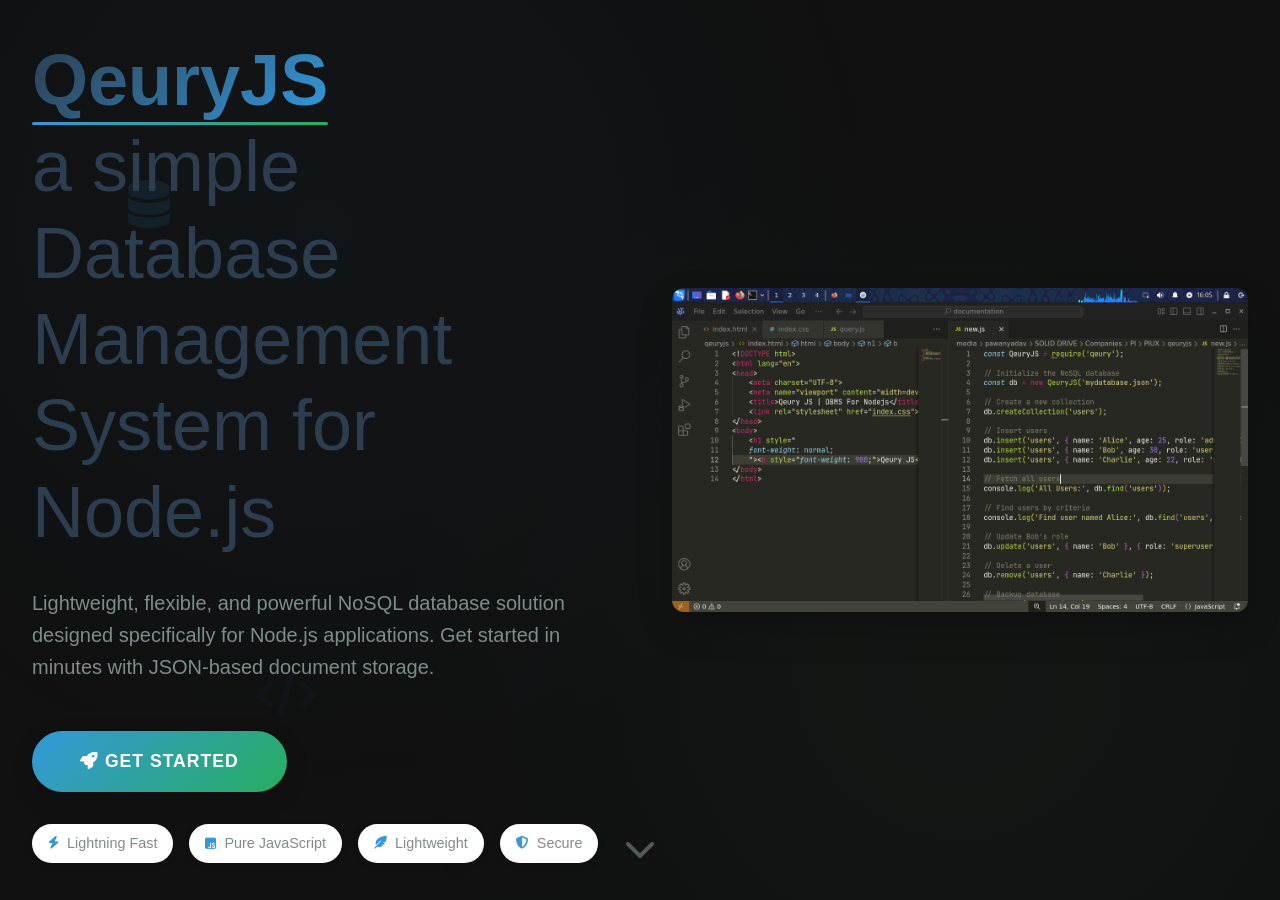
<file: documentation/qeuryjs/index.html>
<!DOCTYPE html>
<html lang="en">
<head>
    <meta charset="UTF-8">
    <meta name="viewport" content="width=device-width, initial-scale=1.0">
    <title>QeuryJS | DBMS For Node.js</title>
    <link href="https://cdnjs.cloudflare.com/ajax/libs/font-awesome/6.4.0/css/all.min.css" rel="stylesheet">
    <style>
        * {
            margin: 0;
            padding: 0;
            box-sizing: border-box;
        }

        :root {
            --primary-color: #2c3e50;
            --secondary-color: #34495e;
            --accent-color: #3498db;
            --success-color: #27ae60;
            --bg-color: #111;
            --text-primary: #2c3e50;
            --text-secondary: #7f8c8d;
            --shadow-light: 0 2px 10px rgba(0, 0, 0, 0.1);
            --shadow-medium: 0 8px 25px rgba(0, 0, 0, 0.15);
            --shadow-heavy: 0 15px 35px rgba(0, 0, 0, 0.2);
            --border-radius: 12px;
            --transition: all 0.3s cubic-bezier(0.4, 0, 0.2, 1);
        }

        body {
            font-family: 'Inter', -apple-system, BlinkMacSystemFont, 'Segoe UI', Roboto, sans-serif;
            background-color: var(--bg-color);
            color: var(--text-primary);
            line-height: 1.6;
            overflow-x: hidden;
        }

        /* Subtle background pattern */
        body::before {
            content: '';
            position: fixed;
            top: 0;
            left: 0;
            width: 100%;
            height: 100%;
            background: 
                radial-gradient(circle at 25% 25%, rgba(52, 152, 219, 0.03) 0%, transparent 50%),
                radial-gradient(circle at 75% 75%, rgba(46, 204, 113, 0.03) 0%, transparent 50%);
            z-index: -1;
            pointer-events: none;
        }

        .container {
            max-width: 1400px;
            margin: 0 auto;
            padding: 0 2rem;
        }

        /* Hero Section */
        #herocon {
            display: flex;
            align-items: center;
            justify-content: space-between;
            min-height: 100vh;
            gap: 4rem;
            padding: 2rem 0;
            position: relative;
        }

        .hero-content {
            flex: 1;
            max-width: 600px;
            animation: slideInLeft 1s ease-out;
        }

        .hero-image {
            flex: 1;
            display: flex;
            justify-content: center;
            align-items: center;
            animation: slideInRight 1s ease-out;
        }

        .hero-image img {
            max-width: 100%;
            height: auto;
            border-radius: var(--border-radius);
            box-shadow: var(--shadow-heavy);
            transition: var(--transition);
        }

        .hero-image img:hover {
            transform: translateY(-5px) scale(1.02);
            box-shadow: 0 20px 50px rgba(0, 0, 0, 0.25);
        }

        .hero-title {
            font-size: clamp(2.5rem, 8vw, 4.5rem);
            font-weight: 300;
            line-height: 1.2;
            margin-bottom: 2rem;
            color: var(--text-primary);
        }

        .hero-title .brand {
            font-weight: 900;
            background: linear-gradient(135deg, var(--primary-color), var(--accent-color));
            -webkit-background-clip: text;
            -webkit-text-fill-color: transparent;
            background-clip: text;
            position: relative;
        }

        .hero-title .brand::after {
            content: '';
            position: absolute;
            bottom: -5px;
            left: 0;
            width: 100%;
            height: 3px;
            background: linear-gradient(135deg, var(--accent-color), var(--success-color));
            border-radius: 2px;
            animation: expandWidth 1.5s ease-out 0.5s both;
        }

        @keyframes expandWidth {
            from { width: 0; }
            to { width: 100%; }
        }

        .hero-subtitle {
            font-size: 1.25rem;
            color: var(--text-secondary);
            margin-bottom: 3rem;
            font-weight: 400;
            opacity: 0;
            animation: fadeInUp 1s ease-out 0.3s both;
        }

        /* CTA Button */
        #cta {
            background: linear-gradient(135deg, var(--accent-color), var(--success-color));
            color: white;
            border: none;
            padding: 1.25rem 3rem;
            font-size: 1.1rem;
            font-weight: 600;
            border-radius: 50px;
            cursor: pointer;
            transition: var(--transition);
            box-shadow: var(--shadow-medium);
            position: relative;
            overflow: hidden;
            text-transform: uppercase;
            letter-spacing: 1px;
            opacity: 0;
            animation: fadeInUp 1s ease-out 0.6s both;
        }

        #cta::before {
            content: '';
            position: absolute;
            top: 0;
            left: -100%;
            width: 100%;
            height: 100%;
            background: linear-gradient(90deg, transparent, rgba(255, 255, 255, 0.2), transparent);
            transition: left 0.5s;
        }

        #cta:hover {
            transform: translateY(-3px);
            box-shadow: 0 15px 40px rgba(52, 152, 219, 0.4);
        }

        #cta:hover::before {
            left: 100%;
        }

        #cta:active {
            transform: translateY(-1px);
        }

        /* Feature badges */
        .feature-badges {
            display: flex;
            gap: 1rem;
            margin-top: 2rem;
            flex-wrap: wrap;
            opacity: 0;
            animation: fadeInUp 1s ease-out 0.9s both;
        }

        .badge {
            background: white;
            padding: 0.5rem 1rem;
            border-radius: 25px;
            font-size: 0.9rem;
            font-weight: 500;
            color: var(--text-secondary);
            box-shadow: var(--shadow-light);
            display: flex;
            align-items: center;
            gap: 0.5rem;
            transition: var(--transition);
        }

        .badge:hover {
            transform: translateY(-2px);
            box-shadow: var(--shadow-medium);
            color: var(--accent-color);
        }

        .badge i {
            font-size: 0.8rem;
            color: var(--accent-color);
        }

        /* Floating elements */
        .floating-element {
            position: absolute;
            opacity: 0.1;
            animation: float 6s ease-in-out infinite;
            pointer-events: none;
        }

        .floating-element:nth-child(1) {
            top: 20%;
            left: 10%;
            animation-delay: 0s;
        }

        .floating-element:nth-child(2) {
            top: 60%;
            right: 10%;
            animation-delay: 2s;
        }

        .floating-element:nth-child(3) {
            bottom: 20%;
            left: 20%;
            animation-delay: 4s;
        }

        @keyframes float {
            0%, 100% { transform: translateY(0px) rotate(0deg); }
            50% { transform: translateY(-20px) rotate(180deg); }
        }

        /* Animations */
        @keyframes slideInLeft {
            from {
                opacity: 0;
                transform: translateX(-50px);
            }
            to {
                opacity: 1;
                transform: translateX(0);
            }
        }

        @keyframes slideInRight {
            from {
                opacity: 0;
                transform: translateX(50px);
            }
            to {
                opacity: 1;
                transform: translateX(0);
            }
        }

        @keyframes fadeInUp {
            from {
                opacity: 0;
                transform: translateY(30px);
            }
            to {
                opacity: 1;
                transform: translateY(0);
            }
        }

        /* Scroll indicator */
        .scroll-indicator {
            position: absolute;
            bottom: 2rem;
            left: 50%;
            transform: translateX(-50%);
            animation: bounce 2s infinite;
            opacity: 0.6;
        }

        .scroll-indicator i {
            font-size: 2rem;
            color: var(--text-secondary);
        }

        @keyframes bounce {
            0%, 20%, 50%, 80%, 100% {
                transform: translateX(-50%) translateY(0);
            }
            40% {
                transform: translateX(-50%) translateY(-10px);
            }
            60% {
                transform: translateX(-50%) translateY(-5px);
            }
        }

        /* Responsive Design */
        @media (max-width: 1024px) {
            #herocon {
                flex-direction: column;
                text-align: center;
                gap: 3rem;
                padding: 4rem 0;
            }

            .hero-content {
                max-width: 100%;
            }

            .hero-image {
                order: -1;
            }

            .hero-image img {
                max-width: 80%;
            }
        }

        @media (max-width: 768px) {
            .container {
                padding: 0 1rem;
            }

            .hero-title {
                font-size: 2.5rem;
            }

            .hero-subtitle {
                font-size: 1.1rem;
            }

            #cta {
                padding: 1rem 2rem;
                font-size: 1rem;
            }

            .feature-badges {
                justify-content: center;
            }

            .badge {
                font-size: 0.8rem;
                padding: 0.4rem 0.8rem;
            }
        }

        @media (max-width: 480px) {
            .hero-title {
                font-size: 2rem;
            }

            .hero-subtitle {
                font-size: 1rem;
            }

            .feature-badges {
                flex-direction: column;
                align-items: center;
            }

            .badge {
                width: fit-content;
            }
        }

        /* Loading state */
        .loading {
            opacity: 0;
        }

        .loaded {
            opacity: 1;
            transition: opacity 0.5s ease-out;
        }
    </style>
</head>
<body class="loading">
    <!-- Floating background elements -->
    <div class="floating-element">
        <i class="fas fa-database" style="font-size: 3rem; color: var(--accent-color);"></i>
    </div>
    <div class="floating-element">
        <i class="fab fa-node-js" style="font-size: 3rem; color: var(--success-color);"></i>
    </div>
    <div class="floating-element">
        <i class="fas fa-code" style="font-size: 3rem; color: var(--primary-color);"></i>
    </div>

    <div class="container">
        <div id="herocon">
            <div class="hero-content">
                <h1 class="hero-title">
                    <span class="brand">QeuryJS</span><br>
                    a simple Database Management System for Node.js
                </h1>
                
                <p class="hero-subtitle">
                    Lightweight, flexible, and powerful NoSQL database solution designed specifically for Node.js applications. 
                    Get started in minutes with JSON-based document storage.
                </p>
                
                <button id="cta" onclick="window.location.href = 'start.html'">
                    <i class="fas fa-rocket"></i> Get Started
                </button>
                
                <div class="feature-badges">
                    <div class="badge">
                        <i class="fas fa-zap"></i>
                        Lightning Fast
                    </div>
                    <div class="badge">
                        <i class="fab fa-js-square"></i>
                        Pure JavaScript
                    </div>
                    <div class="badge">
                        <i class="fas fa-feather-alt"></i>
                        Lightweight
                    </div>
                    <div class="badge">
                        <i class="fas fa-shield-alt"></i>
                        Secure
                    </div>
                </div>
            </div>
            
            <div class="hero-image">
                <img src="Hero.png" alt="QeuryJS Code Example" loading="lazy">
            </div>
        </div>

        <div class="scroll-indicator">
            <i class="fas fa-chevron-down"></i>
        </div>
    </div>

    <script>
        // Loading animation
        document.addEventListener('DOMContentLoaded', function() {
            setTimeout(() => {
                document.body.classList.remove('loading');
                document.body.classList.add('loaded');
            }, 100);
        });

        // Enhanced button click effect
        document.getElementById('cta').addEventListener('click', function(e) {
            let ripple = document.createElement('span');
            let rect = this.getBoundingClientRect();
            let size = Math.max(rect.width, rect.height);
            let x = e.clientX - rect.left - size / 2;
            let y = e.clientY - rect.top - size / 2;
            
            ripple.style.cssText = `
                position: absolute;
                width: ${size}px;
                height: ${size}px;
                left: ${x}px;
                top: ${y}px;
                background: rgba(255, 255, 255, 0.5);
                border-radius: 50%;
                transform: scale(0);
                animation: ripple 0.6s ease-out;
                pointer-events: none;
            `;
            
            this.appendChild(ripple);
            
            setTimeout(() => {
                ripple.remove();
            }, 600);
        });

        // Add ripple animation CSS
        const style = document.createElement('style');
        style.textContent = `
            @keyframes ripple {
                to {
                    transform: scale(2);
                    opacity: 0;
                }
            }
        `;
        document.head.appendChild(style);

        // Smooth scroll for scroll indicator
        document.querySelector('.scroll-indicator').addEventListener('click', () => {
            window.scrollTo({
                top: window.innerHeight,
                behavior: 'smooth'
            });
        });

        // Parallax effect for floating elements
        window.addEventListener('scroll', () => {
            const scrolled = window.pageYOffset;
            const rate = scrolled * -0.5;
            
            document.querySelectorAll('.floating-element').forEach((element, index) => {
                const speed = (index + 1) * 0.2;
                element.style.transform = `translateY(${rate * speed}px) rotate(${scrolled * 0.1}deg)`;
            });
        });
    </script>
</body>
</html>
</file>
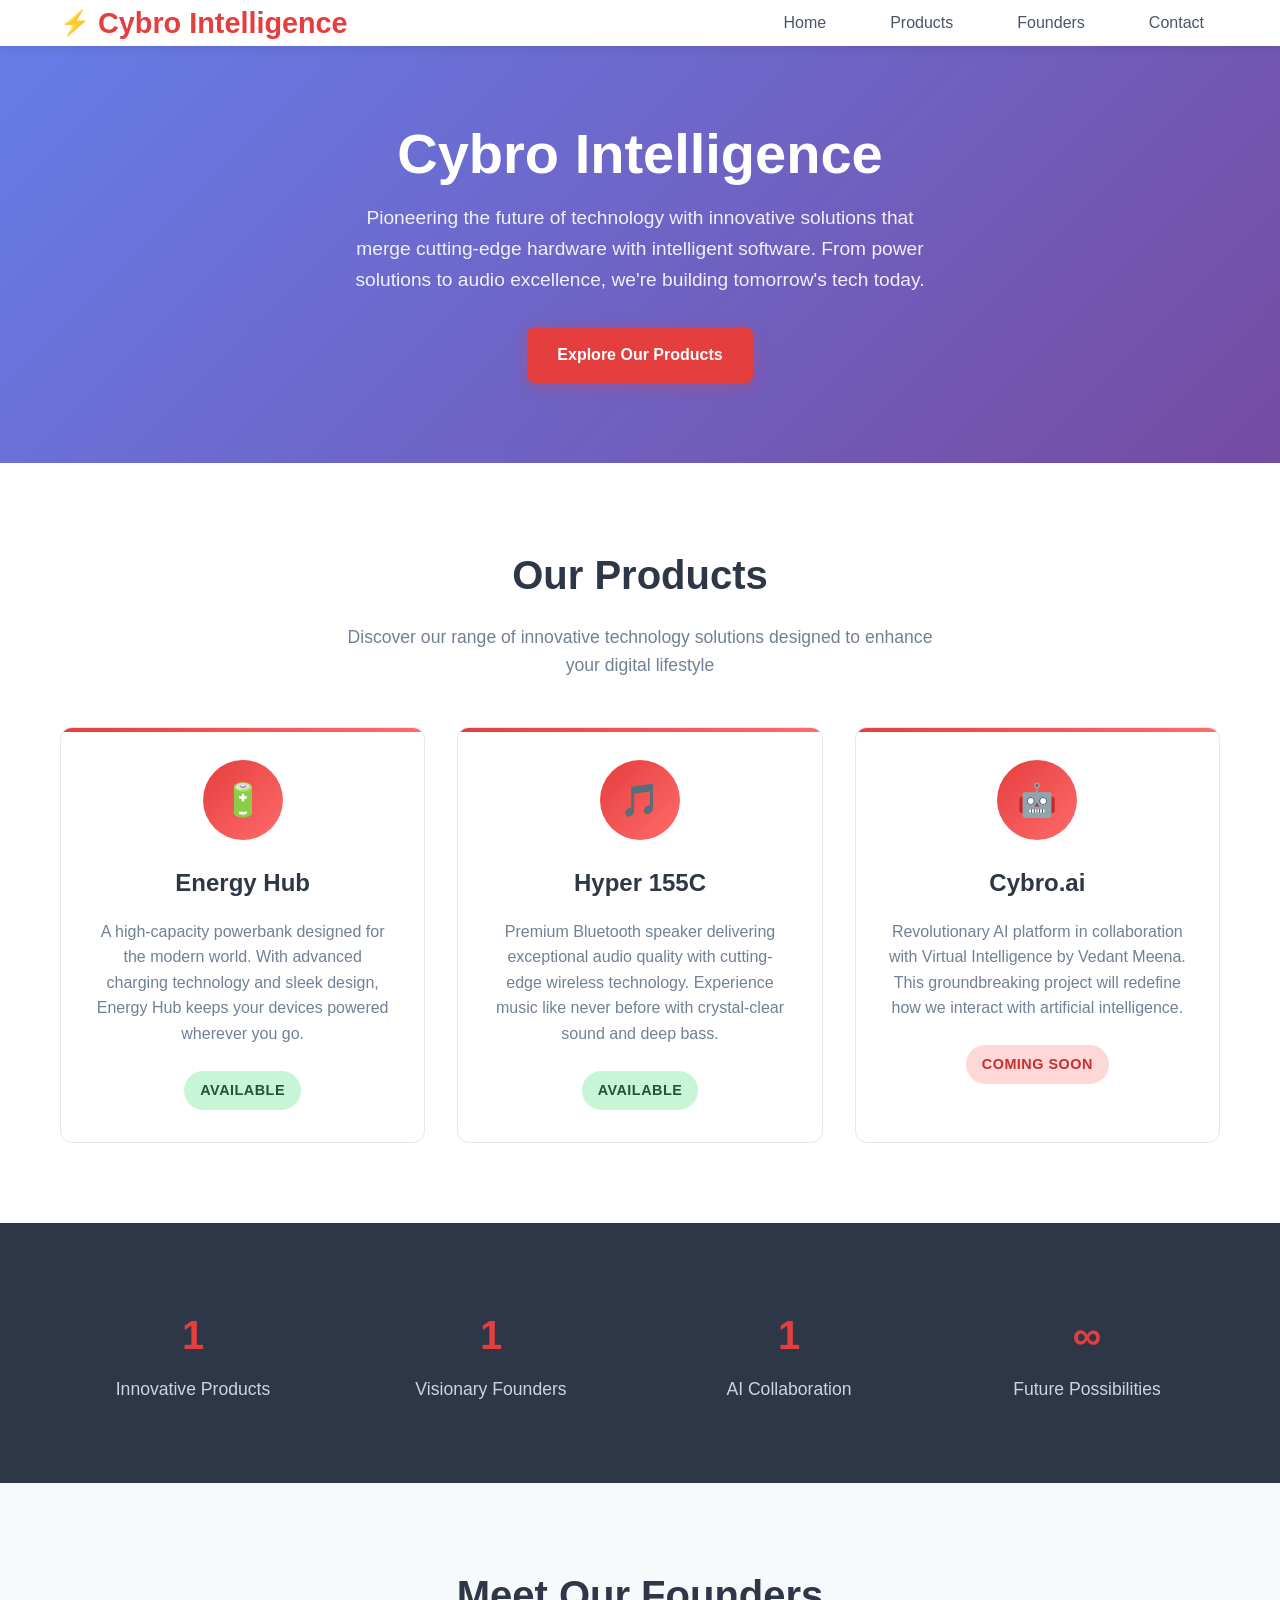
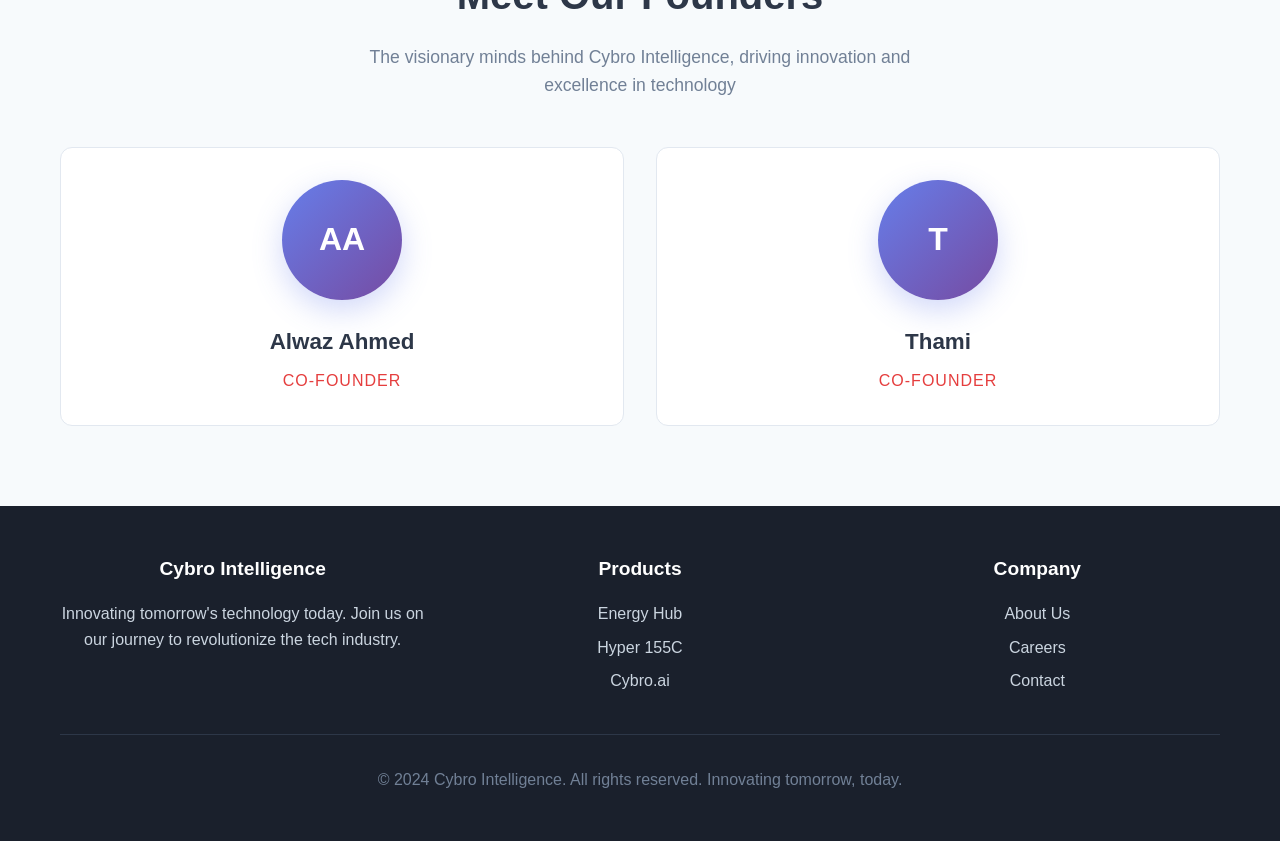
<file: cybro-intelligence.html>
<!DOCTYPE html>
<html lang="en">
<head>
    <meta charset="UTF-8">
    <meta name="viewport" content="width=device-width, initial-scale=1.0">
    <title>Cybro Intelligence - Innovating Tomorrow</title>
    <style>
        * {
            margin: 0;
            padding: 0;
            box-sizing: border-box;
        }

        body {
            font-family: 'Segoe UI', Tahoma, Geneva, Verdana, sans-serif;
            background: #f8fafc;
            color: #2d3748;
            line-height: 1.6;
        }

        .container {
            max-width: 1200px;
            margin: 0 auto;
            padding: 0 20px;
        }

        /* Header */
        header {
            background: #ffffff;
            box-shadow: 0 2px 10px rgba(0, 0, 0, 0.1);
            position: fixed;
            top: 0;
            width: 100%;
            z-index: 1000;
            transition: all 0.3s ease;
        }

        nav {
            display: flex;
            justify-content: space-between;
            align-items: center;
            padding: 1rem 0;
        }

        .logo {
            font-size: 1.8rem;
            font-weight: 700;
            color: #e53e3e;
            text-decoration: none;
            display: flex;
            align-items: center;
        }

        .logo::before {
            content: '⚡';
            margin-right: 0.5rem;
            font-size: 1.5rem;
        }

        .nav-links {
            display: flex;
            list-style: none;
            gap: 2rem;
        }

        .nav-links a {
            color: #4a5568;
            text-decoration: none;
            font-weight: 500;
            transition: all 0.3s ease;
            padding: 0.5rem 1rem;
            border-radius: 6px;
        }

        .nav-links a:hover {
            color: #e53e3e;
            background: #fed7d7;
        }

        /* Hero Section */
        .hero {
            padding: 120px 0 80px;
            background: linear-gradient(135deg, #667eea 0%, #764ba2 100%);
            color: white;
            text-align: center;
        }

        .hero-content h1 {
            font-size: 3.5rem;
            margin-bottom: 1rem;
            font-weight: 700;
            line-height: 1.2;
        }

        .hero-content p {
            font-size: 1.2rem;
            margin-bottom: 2rem;
            max-width: 600px;
            margin-left: auto;
            margin-right: auto;
            opacity: 0.9;
        }

        .cta-button {
            display: inline-block;
            padding: 15px 30px;
            background: #e53e3e;
            color: white;
            text-decoration: none;
            border-radius: 8px;
            font-weight: 600;
            transition: all 0.3s ease;
            box-shadow: 0 4px 15px rgba(229, 62, 62, 0.3);
        }

        .cta-button:hover {
            background: #c53030;
            transform: translateY(-2px);
            box-shadow: 0 6px 20px rgba(229, 62, 62, 0.4);
        }

        /* Section Styles */
        section {
            padding: 80px 0;
        }

        .section-title {
            text-align: center;
            font-size: 2.5rem;
            margin-bottom: 1rem;
            color: #2d3748;
            font-weight: 700;
        }

        .section-subtitle {
            text-align: center;
            font-size: 1.1rem;
            color: #718096;
            margin-bottom: 3rem;
            max-width: 600px;
            margin-left: auto;
            margin-right: auto;
        }

        /* Products Section */
        .products {
            background: #ffffff;
        }

        .products-grid {
            display: grid;
            grid-template-columns: repeat(auto-fit, minmax(350px, 1fr));
            gap: 2rem;
            margin-top: 2rem;
        }

        .product-card {
            background: #ffffff;
            border: 1px solid #e2e8f0;
            border-radius: 12px;
            padding: 2rem;
            text-align: center;
            transition: all 0.3s ease;
            position: relative;
            overflow: hidden;
        }

        .product-card::before {
            content: '';
            position: absolute;
            top: 0;
            left: 0;
            right: 0;
            height: 4px;
            background: linear-gradient(90deg, #e53e3e, #ff6b6b);
        }

        .product-card:hover {
            transform: translateY(-5px);
            box-shadow: 0 20px 40px rgba(0, 0, 0, 0.1);
            border-color: #e53e3e;
        }

        .product-icon {
            width: 80px;
            height: 80px;
            margin: 0 auto 1.5rem;
            background: linear-gradient(135deg, #e53e3e, #ff6b6b);
            border-radius: 50%;
            display: flex;
            align-items: center;
            justify-content: center;
            font-size: 2rem;
            color: white;
        }

        .product-card h3 {
            font-size: 1.5rem;
            margin-bottom: 1rem;
            color: #2d3748;
            font-weight: 600;
        }

        .product-card p {
            color: #718096;
            line-height: 1.6;
            margin-bottom: 1.5rem;
        }

        .product-status {
            display: inline-block;
            padding: 8px 16px;
            border-radius: 20px;
            font-size: 0.9rem;
            font-weight: 600;
            text-transform: uppercase;
            letter-spacing: 0.5px;
        }

        .status-available {
            background: #c6f6d5;
            color: #22543d;
        }

        .status-upcoming {
            background: #fed7d7;
            color: #c53030;
        }

        /* Founders Section */
        .founders {
            background: #f7fafc;
        }

        .founders-grid {
            display: grid;
            grid-template-columns: repeat(auto-fit, minmax(300px, 1fr));
            gap: 2rem;
            margin-top: 2rem;
        }

        .founder-card {
            background: #ffffff;
            border: 1px solid #e2e8f0;
            border-radius: 12px;
            padding: 2rem;
            text-align: center;
            transition: all 0.3s ease;
        }

        .founder-card:hover {
            transform: translateY(-5px);
            box-shadow: 0 15px 30px rgba(0, 0, 0, 0.1);
        }

        .founder-avatar {
            width: 120px;
            height: 120px;
            border-radius: 50%;
            background: linear-gradient(135deg, #667eea, #764ba2);
            margin: 0 auto 1.5rem;
            display: flex;
            align-items: center;
            justify-content: center;
            font-size: 2rem;
            font-weight: bold;
            color: white;
            box-shadow: 0 10px 30px rgba(102, 126, 234, 0.3);
        }

        .founder-name {
            font-size: 1.4rem;
            margin-bottom: 0.5rem;
            color: #2d3748;
            font-weight: 600;
        }

        .founder-title {
            color: #e53e3e;
            font-size: 1rem;
            font-weight: 500;
            text-transform: uppercase;
            letter-spacing: 1px;
        }

        /* Stats Section */
        .stats {
            background: #2d3748;
            color: white;
            text-align: center;
        }

        .stats-grid {
            display: grid;
            grid-template-columns: repeat(auto-fit, minmax(200px, 1fr));
            gap: 2rem;
        }

        .stat-item h3 {
            font-size: 2.5rem;
            margin-bottom: 0.5rem;
            color: #e53e3e;
            font-weight: 700;
        }

        .stat-item p {
            color: #cbd5e0;
            font-size: 1.1rem;
        }

        /* Footer */
        footer {
            background: #1a202c;
            color: #cbd5e0;
            text-align: center;
            padding: 3rem 0;
        }

        .footer-content {
            display: grid;
            grid-template-columns: repeat(auto-fit, minmax(250px, 1fr));
            gap: 2rem;
            margin-bottom: 2rem;
        }

        .footer-section h4 {
            color: white;
            margin-bottom: 1rem;
            font-size: 1.2rem;
        }

        .footer-section p,
        .footer-section a {
            color: #cbd5e0;
            text-decoration: none;
            margin-bottom: 0.5rem;
            display: block;
        }

        .footer-section a:hover {
            color: #e53e3e;
        }

        .footer-bottom {
            border-top: 1px solid #2d3748;
            padding-top: 2rem;
            color: #718096;
        }

        /* Responsive Design */
        @media (max-width: 768px) {
            .nav-links {
                flex-direction: column;
                gap: 1rem;
            }

            .hero-content h1 {
                font-size: 2.5rem;
            }

            .section-title {
                font-size: 2rem;
            }

            .products-grid {
                grid-template-columns: 1fr;
            }
        }

        /* Animations */
        .fade-in {
            opacity: 0;
            transform: translateY(30px);
            transition: all 0.6s ease;
        }

        .fade-in.visible {
            opacity: 1;
            transform: translateY(0);
        }

        /* Scroll indicator */
        .scroll-indicator {
            position: fixed;
            top: 0;
            left: 0;
            height: 4px;
            background: #e53e3e;
            z-index: 9999;
            transition: width 0.3s ease;
        }
    </style>
</head>
<body>
    <div class="scroll-indicator" id="scrollIndicator"></div>

    <header>
        <nav class="container">
            <a href="#" class="logo">Cybro Intelligence</a>
            <ul class="nav-links">
                <li><a href="#home">Home</a></li>
                <li><a href="#products">Products</a></li>
                <li><a href="#founders">Founders</a></li>
                <li><a href="#contact">Contact</a></li>
            </ul>
        </nav>
    </header>

    <section id="home" class="hero">
        <div class="container">
            <div class="hero-content">
                <h1>Cybro Intelligence</h1>
                <p>Pioneering the future of technology with innovative solutions that merge cutting-edge hardware with intelligent software. From power solutions to audio excellence, we're building tomorrow's tech today.</p>
                <a href="#products" class="cta-button">Explore Our Products</a>
            </div>
        </div>
    </section>

    <section id="products" class="products">
        <div class="container">
            <h2 class="section-title">Our Products</h2>
            <p class="section-subtitle">Discover our range of innovative technology solutions designed to enhance your digital lifestyle</p>
            <div class="products-grid">
                <div class="product-card fade-in">
                    <div class="product-icon">🔋</div>
                    <h3>Energy Hub</h3>
                    <p>A high-capacity powerbank designed for the modern world. With advanced charging technology and sleek design, Energy Hub keeps your devices powered wherever you go.</p>
                    <div class="product-status status-available">Available</div>
                </div>
                <div class="product-card fade-in">
                    <div class="product-icon">🎵</div>
                    <h3>Hyper 155C</h3>
                    <p>Premium Bluetooth speaker delivering exceptional audio quality with cutting-edge wireless technology. Experience music like never before with crystal-clear sound and deep bass.</p>
                    <div class="product-status status-available">Available</div>
                </div>
                <div class="product-card fade-in">
                    <div class="product-icon">🤖</div>
                    <h3>Cybro.ai</h3>
                    <p>Revolutionary AI platform in collaboration with Virtual Intelligence by Vedant Meena. This groundbreaking project will redefine how we interact with artificial intelligence.</p>
                    <div class="product-status status-upcoming">Coming Soon</div>
                </div>
            </div>
        </div>
    </section>

    <section class="stats">
        <div class="container">
            <div class="stats-grid">
                <div class="stat-item fade-in">
                    <h3>3</h3>
                    <p>Innovative Products</p>
                </div>
                <div class="stat-item fade-in">
                    <h3>2</h3>
                    <p>Visionary Founders</p>
                </div>
                <div class="stat-item fade-in">
                    <h3>1</h3>
                    <p>AI Collaboration</p>
                </div>
                <div class="stat-item fade-in">
                    <h3>∞</h3>
                    <p>Future Possibilities</p>
                </div>
            </div>
        </div>
    </section>

    <section id="founders" class="founders">
        <div class="container">
            <h2 class="section-title">Meet Our Founders</h2>
            <p class="section-subtitle">The visionary minds behind Cybro Intelligence, driving innovation and excellence in technology</p>
            <div class="founders-grid">
                <div class="founder-card fade-in">
                    <div class="founder-avatar">AA</div>
                    <div class="founder-name">Alwaz Ahmed</div>
                    <div class="founder-title">Co-Founder</div>
                </div>
                <div class="founder-card fade-in">
                    <div class="founder-avatar">T</div>
                    <div class="founder-name">Thami</div>
                    <div class="founder-title">Co-Founder</div>
                </div>
            </div>
        </div>
    </section>

    <footer id="contact">
        <div class="container">
            <div class="footer-content">
                <div class="footer-section">
                    <h4>Cybro Intelligence</h4>
                    <p>Innovating tomorrow's technology today. Join us on our journey to revolutionize the tech industry.</p>
                </div>
                <div class="footer-section">
                    <h4>Products</h4>
                    <a href="#">Energy Hub</a>
                    <a href="#">Hyper 155C</a>
                    <a href="#">Cybro.ai</a>
                </div>
                <div class="footer-section">
                    <h4>Company</h4>
                    <a href="#">About Us</a>
                    <a href="#">Careers</a>
                    <a href="#">Contact</a>
                </div>
            </div>
            <div class="footer-bottom">
                <p>&copy; 2024 Cybro Intelligence. All rights reserved. Innovating tomorrow, today.</p>
            </div>
        </div>
    </footer>

    <script>
        // Smooth scrolling for navigation links
        document.querySelectorAll('a[href^="#"]').forEach(anchor => {
            anchor.addEventListener('click', function (e) {
                e.preventDefault();
                const target = document.querySelector(this.getAttribute('href'));
                if (target) {
                    target.scrollIntoView({
                        behavior: 'smooth',
                        block: 'start'
                    });
                }
            });
        });

        // Scroll indicator
        window.addEventListener('scroll', function() {
            const scrollIndicator = document.getElementById('scrollIndicator');
            const scrollTop = window.pageYOffset || document.documentElement.scrollTop;
            const scrollHeight = document.documentElement.scrollHeight - document.documentElement.clientHeight;
            const scrollPercent = (scrollTop / scrollHeight) * 100;
            scrollIndicator.style.width = scrollPercent + '%';
        });

        // Fade in animation on scroll
        function fadeInOnScroll() {
            const elements = document.querySelectorAll('.fade-in');
            elements.forEach(element => {
                const elementTop = element.getBoundingClientRect().top;
                const elementVisible = 150;
                if (elementTop < window.innerHeight - elementVisible) {
                    element.classList.add('visible');
                }
            });
        }

        window.addEventListener('scroll', fadeInOnScroll);
        window.addEventListener('load', fadeInOnScroll);

        // Counter animation for stats
        function animateCounters() {
            const counters = document.querySelectorAll('.stat-item h3');
            counters.forEach(counter => {
                const target = counter.innerText;
                if (target === '∞') return;
                
                const count = +target;
                const increment = count / 100;
                let current = 0;
                
                const updateCounter = () => {
                    if (current < count) {
                        current += increment;
                        counter.innerText = Math.ceil(current);
                        setTimeout(updateCounter, 20);
                    } else {
                        counter.innerText = target;
                    }
                };
                
                updateCounter();
            });
        }

        // Trigger counter animation when stats section is visible
        const statsSection = document.querySelector('.stats');
        const statsObserver = new IntersectionObserver((entries) => {
            entries.forEach(entry => {
                if (entry.isIntersecting) {
                    animateCounters();
                    statsObserver.unobserve(entry.target);
                }
            });
        });

        statsObserver.observe(statsSection);

        // Add parallax effect to hero section
        window.addEventListener('scroll', function() {
            const hero = document.querySelector('.hero');
            const scrolled = window.pageYOffset;
            hero.style.transform = `translateY(${scrolled * 0.5}px)`;
        });
    </script>
</body>
</html>
</file>
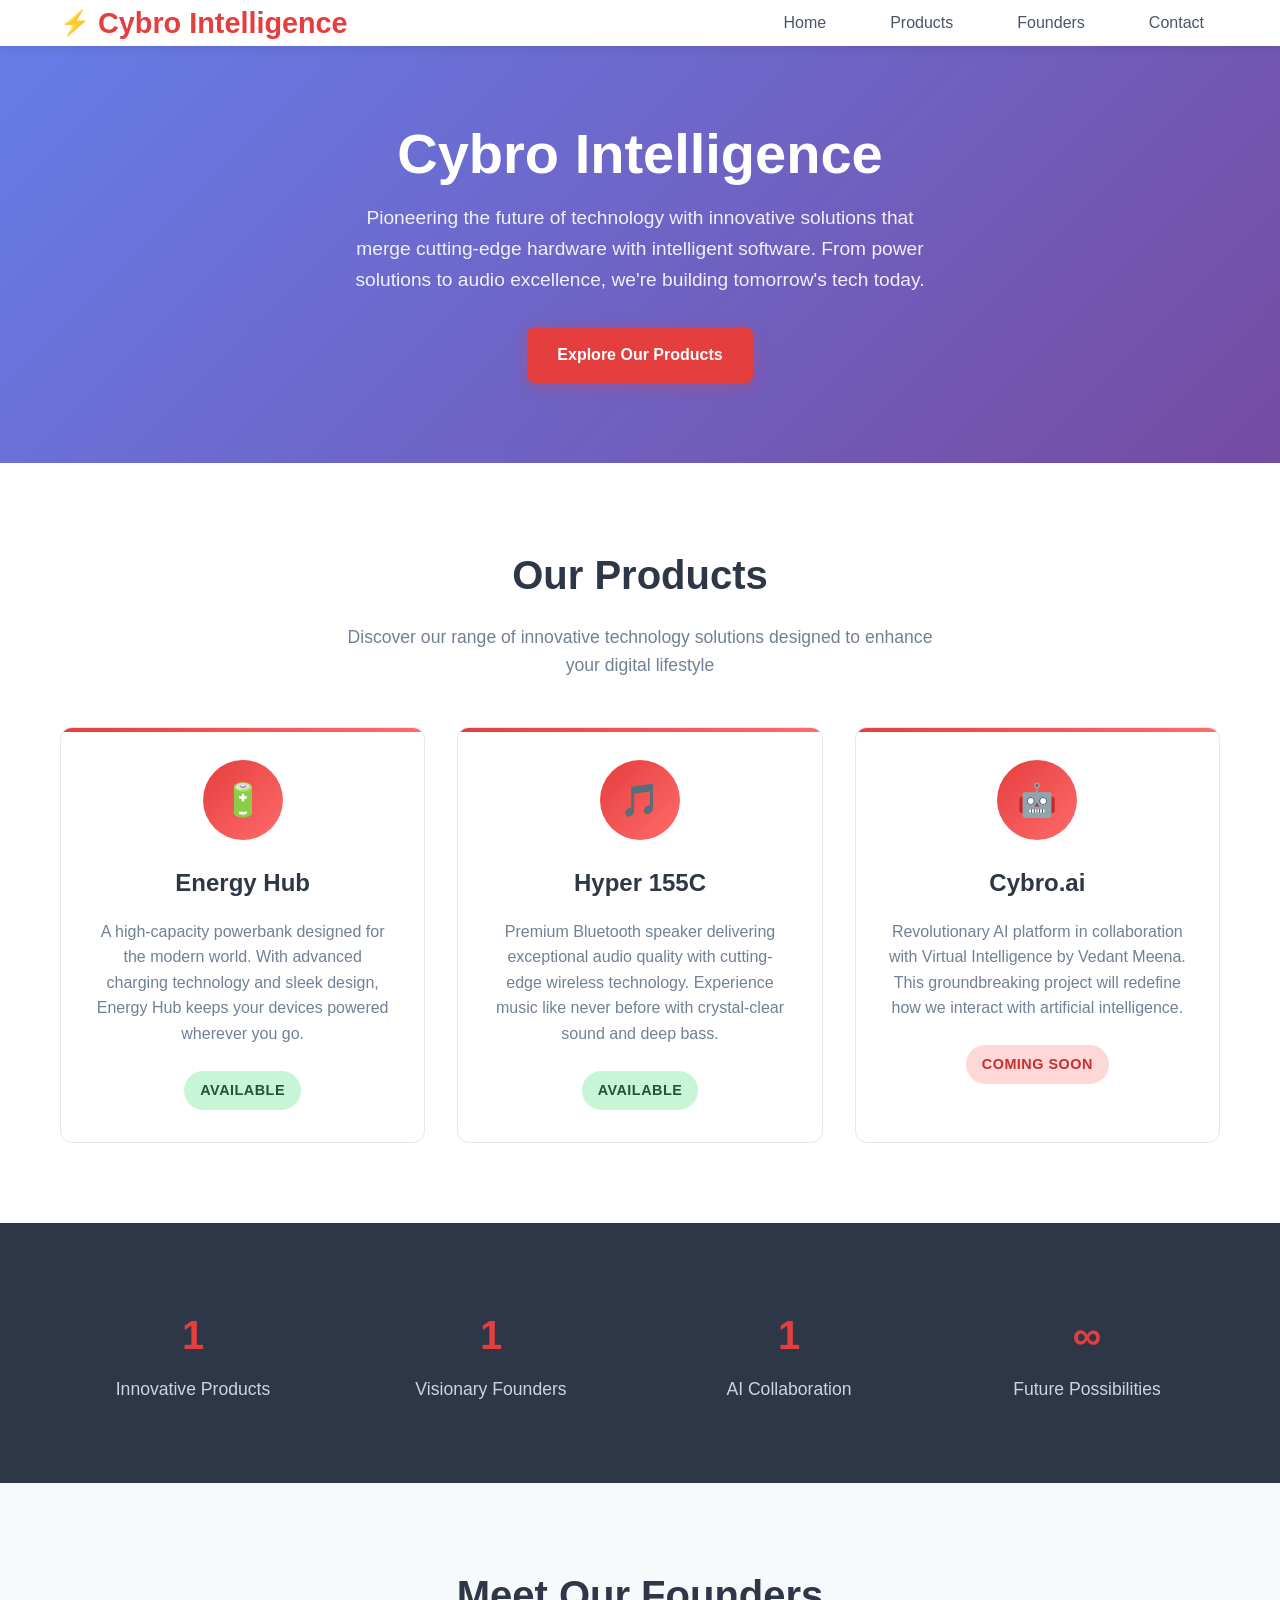
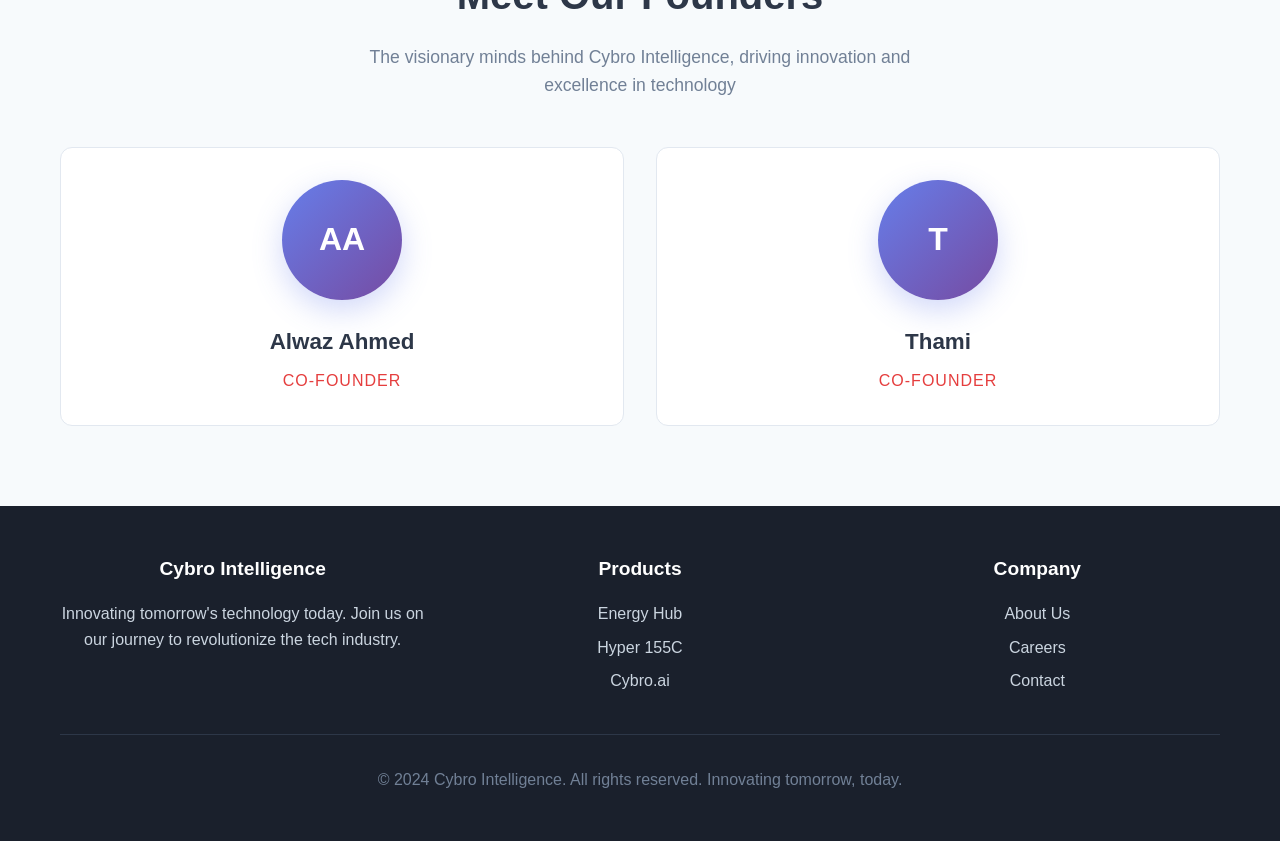
<file: cybro_website.html>
<!DOCTYPE html>
<html lang="en">
<head>
    <meta charset="UTF-8">
    <meta name="viewport" content="width=device-width, initial-scale=1.0">
    <title>Cybro Intelligence - Innovating Tomorrow</title>
    <style>
        * {
            margin: 0;
            padding: 0;
            box-sizing: border-box;
        }

        body {
            font-family: 'Segoe UI', Tahoma, Geneva, Verdana, sans-serif;
            background: #f8fafc;
            color: #2d3748;
            line-height: 1.6;
        }

        .container {
            max-width: 1200px;
            margin: 0 auto;
            padding: 0 20px;
        }

        /* Header */
        header {
            background: #ffffff;
            box-shadow: 0 2px 10px rgba(0, 0, 0, 0.1);
            position: fixed;
            top: 0;
            width: 100%;
            z-index: 1000;
            transition: all 0.3s ease;
        }

        nav {
            display: flex;
            justify-content: space-between;
            align-items: center;
            padding: 1rem 0;
        }

        .logo {
            font-size: 1.8rem;
            font-weight: 700;
            color: #e53e3e;
            text-decoration: none;
            display: flex;
            align-items: center;
        }

        .logo::before {
            content: '⚡';
            margin-right: 0.5rem;
            font-size: 1.5rem;
        }

        .nav-links {
            display: flex;
            list-style: none;
            gap: 2rem;
        }

        .nav-links a {
            color: #4a5568;
            text-decoration: none;
            font-weight: 500;
            transition: all 0.3s ease;
            padding: 0.5rem 1rem;
            border-radius: 6px;
        }

        .nav-links a:hover {
            color: #e53e3e;
            background: #fed7d7;
        }

        /* Hero Section */
        .hero {
            padding: 120px 0 80px;
            background: linear-gradient(135deg, #667eea 0%, #764ba2 100%);
            color: white;
            text-align: center;
        }

        .hero-content h1 {
            font-size: 3.5rem;
            margin-bottom: 1rem;
            font-weight: 700;
            line-height: 1.2;
        }

        .hero-content p {
            font-size: 1.2rem;
            margin-bottom: 2rem;
            max-width: 600px;
            margin-left: auto;
            margin-right: auto;
            opacity: 0.9;
        }

        .cta-button {
            display: inline-block;
            padding: 15px 30px;
            background: #e53e3e;
            color: white;
            text-decoration: none;
            border-radius: 8px;
            font-weight: 600;
            transition: all 0.3s ease;
            box-shadow: 0 4px 15px rgba(229, 62, 62, 0.3);
        }

        .cta-button:hover {
            background: #c53030;
            transform: translateY(-2px);
            box-shadow: 0 6px 20px rgba(229, 62, 62, 0.4);
        }

        /* Section Styles */
        section {
            padding: 80px 0;
        }

        .section-title {
            text-align: center;
            font-size: 2.5rem;
            margin-bottom: 1rem;
            color: #2d3748;
            font-weight: 700;
        }

        .section-subtitle {
            text-align: center;
            font-size: 1.1rem;
            color: #718096;
            margin-bottom: 3rem;
            max-width: 600px;
            margin-left: auto;
            margin-right: auto;
        }

        /* Products Section */
        .products {
            background: #ffffff;
        }

        .products-grid {
            display: grid;
            grid-template-columns: repeat(auto-fit, minmax(350px, 1fr));
            gap: 2rem;
            margin-top: 2rem;
        }

        .product-card {
            background: #ffffff;
            border: 1px solid #e2e8f0;
            border-radius: 12px;
            padding: 2rem;
            text-align: center;
            transition: all 0.3s ease;
            position: relative;
            overflow: hidden;
        }

        .product-card::before {
            content: '';
            position: absolute;
            top: 0;
            left: 0;
            right: 0;
            height: 4px;
            background: linear-gradient(90deg, #e53e3e, #ff6b6b);
        }

        .product-card:hover {
            transform: translateY(-5px);
            box-shadow: 0 20px 40px rgba(0, 0, 0, 0.1);
            border-color: #e53e3e;
        }

        .product-icon {
            width: 80px;
            height: 80px;
            margin: 0 auto 1.5rem;
            background: linear-gradient(135deg, #e53e3e, #ff6b6b);
            border-radius: 50%;
            display: flex;
            align-items: center;
            justify-content: center;
            font-size: 2rem;
            color: white;
        }

        .product-card h3 {
            font-size: 1.5rem;
            margin-bottom: 1rem;
            color: #2d3748;
            font-weight: 600;
        }

        .product-card p {
            color: #718096;
            line-height: 1.6;
            margin-bottom: 1.5rem;
        }

        .product-status {
            display: inline-block;
            padding: 8px 16px;
            border-radius: 20px;
            font-size: 0.9rem;
            font-weight: 600;
            text-transform: uppercase;
            letter-spacing: 0.5px;
        }

        .status-available {
            background: #c6f6d5;
            color: #22543d;
        }

        .status-upcoming {
            background: #fed7d7;
            color: #c53030;
        }

        /* Founders Section */
        .founders {
            background: #f7fafc;
        }

        .founders-grid {
            display: grid;
            grid-template-columns: repeat(auto-fit, minmax(300px, 1fr));
            gap: 2rem;
            margin-top: 2rem;
        }

        .founder-card {
            background: #ffffff;
            border: 1px solid #e2e8f0;
            border-radius: 12px;
            padding: 2rem;
            text-align: center;
            transition: all 0.3s ease;
        }

        .founder-card:hover {
            transform: translateY(-5px);
            box-shadow: 0 15px 30px rgba(0, 0, 0, 0.1);
        }

        .founder-avatar {
            width: 120px;
            height: 120px;
            border-radius: 50%;
            background: linear-gradient(135deg, #667eea, #764ba2);
            margin: 0 auto 1.5rem;
            display: flex;
            align-items: center;
            justify-content: center;
            font-size: 2rem;
            font-weight: bold;
            color: white;
            box-shadow: 0 10px 30px rgba(102, 126, 234, 0.3);
        }

        .founder-name {
            font-size: 1.4rem;
            margin-bottom: 0.5rem;
            color: #2d3748;
            font-weight: 600;
        }

        .founder-title {
            color: #e53e3e;
            font-size: 1rem;
            font-weight: 500;
            text-transform: uppercase;
            letter-spacing: 1px;
        }

        /* Stats Section */
        .stats {
            background: #2d3748;
            color: white;
            text-align: center;
        }

        .stats-grid {
            display: grid;
            grid-template-columns: repeat(auto-fit, minmax(200px, 1fr));
            gap: 2rem;
        }

        .stat-item h3 {
            font-size: 2.5rem;
            margin-bottom: 0.5rem;
            color: #e53e3e;
            font-weight: 700;
        }

        .stat-item p {
            color: #cbd5e0;
            font-size: 1.1rem;
        }

        /* Footer */
        footer {
            background: #1a202c;
            color: #cbd5e0;
            text-align: center;
            padding: 3rem 0;
        }

        .footer-content {
            display: grid;
            grid-template-columns: repeat(auto-fit, minmax(250px, 1fr));
            gap: 2rem;
            margin-bottom: 2rem;
        }

        .footer-section h4 {
            color: white;
            margin-bottom: 1rem;
            font-size: 1.2rem;
        }

        .footer-section p,
        .footer-section a {
            color: #cbd5e0;
            text-decoration: none;
            margin-bottom: 0.5rem;
            display: block;
        }

        .footer-section a:hover {
            color: #e53e3e;
        }

        .footer-bottom {
            border-top: 1px solid #2d3748;
            padding-top: 2rem;
            color: #718096;
        }

        /* Responsive Design */
        @media (max-width: 768px) {
            .nav-links {
                flex-direction: column;
                gap: 1rem;
            }

            .hero-content h1 {
                font-size: 2.5rem;
            }

            .section-title {
                font-size: 2rem;
            }

            .products-grid {
                grid-template-columns: 1fr;
            }
        }

        /* Animations */
        .fade-in {
            opacity: 0;
            transform: translateY(30px);
            transition: all 0.6s ease;
        }

        .fade-in.visible {
            opacity: 1;
            transform: translateY(0);
        }

        /* Scroll indicator */
        .scroll-indicator {
            position: fixed;
            top: 0;
            left: 0;
            height: 4px;
            background: #e53e3e;
            z-index: 9999;
            transition: width 0.3s ease;
        }
    </style>
</head>
<body>
    <div class="scroll-indicator" id="scrollIndicator"></div>

    <header>
        <nav class="container">
            <a href="#" class="logo">Cybro Intelligence</a>
            <ul class="nav-links">
                <li><a href="#home">Home</a></li>
                <li><a href="#products">Products</a></li>
                <li><a href="#founders">Founders</a></li>
                <li><a href="#contact">Contact</a></li>
            </ul>
        </nav>
    </header>

    <section id="home" class="hero">
        <div class="container">
            <div class="hero-content">
                <h1>Cybro Intelligence</h1>
                <p>Pioneering the future of technology with innovative solutions that merge cutting-edge hardware with intelligent software. From power solutions to audio excellence, we're building tomorrow's tech today.</p>
                <a href="#products" class="cta-button">Explore Our Products</a>
            </div>
        </div>
    </section>

    <section id="products" class="products">
        <div class="container">
            <h2 class="section-title">Our Products</h2>
            <p class="section-subtitle">Discover our range of innovative technology solutions designed to enhance your digital lifestyle</p>
            <div class="products-grid">
                <div class="product-card fade-in">
                    <div class="product-icon">🔋</div>
                    <h3>Energy Hub</h3>
                    <p>A high-capacity powerbank designed for the modern world. With advanced charging technology and sleek design, Energy Hub keeps your devices powered wherever you go.</p>
                    <div class="product-status status-available">Available</div>
                </div>
                <div class="product-card fade-in">
                    <div class="product-icon">🎵</div>
                    <h3>Hyper 155C</h3>
                    <p>Premium Bluetooth speaker delivering exceptional audio quality with cutting-edge wireless technology. Experience music like never before with crystal-clear sound and deep bass.</p>
                    <div class="product-status status-available">Available</div>
                </div>
                <div class="product-card fade-in">
                    <div class="product-icon">🤖</div>
                    <h3>Cybro.ai</h3>
                    <p>Revolutionary AI platform in collaboration with Virtual Intelligence by Vedant Meena. This groundbreaking project will redefine how we interact with artificial intelligence.</p>
                    <div class="product-status status-upcoming">Coming Soon</div>
                </div>
            </div>
        </div>
    </section>

    <section class="stats">
        <div class="container">
            <div class="stats-grid">
                <div class="stat-item fade-in">
                    <h3>3</h3>
                    <p>Innovative Products</p>
                </div>
                <div class="stat-item fade-in">
                    <h3>2</h3>
                    <p>Visionary Founders</p>
                </div>
                <div class="stat-item fade-in">
                    <h3>1</h3>
                    <p>AI Collaboration</p>
                </div>
                <div class="stat-item fade-in">
                    <h3>∞</h3>
                    <p>Future Possibilities</p>
                </div>
            </div>
        </div>
    </section>

    <section id="founders" class="founders">
        <div class="container">
            <h2 class="section-title">Meet Our Founders</h2>
            <p class="section-subtitle">The visionary minds behind Cybro Intelligence, driving innovation and excellence in technology</p>
            <div class="founders-grid">
                <div class="founder-card fade-in">
                    <div class="founder-avatar">AA</div>
                    <div class="founder-name">Alwaz Ahmed</div>
                    <div class="founder-title">Co-Founder</div>
                </div>
                <div class="founder-card fade-in">
                    <div class="founder-avatar">T</div>
                    <div class="founder-name">Thami</div>
                    <div class="founder-title">Co-Founder</div>
                </div>
            </div>
        </div>
    </section>

    <footer id="contact">
        <div class="container">
            <div class="footer-content">
                <div class="footer-section">
                    <h4>Cybro Intelligence</h4>
                    <p>Innovating tomorrow's technology today. Join us on our journey to revolutionize the tech industry.</p>
                </div>
                <div class="footer-section">
                    <h4>Products</h4>
                    <a href="#">Energy Hub</a>
                    <a href="#">Hyper 155C</a>
                    <a href="#">Cybro.ai</a>
                </div>
                <div class="footer-section">
                    <h4>Company</h4>
                    <a href="#">About Us</a>
                    <a href="#">Careers</a>
                    <a href="#">Contact</a>
                </div>
            </div>
            <div class="footer-bottom">
                <p>&copy; 2024 Cybro Intelligence. All rights reserved. Innovating tomorrow, today.</p>
            </div>
        </div>
    </footer>

    <script>
        // Smooth scrolling for navigation links
        document.querySelectorAll('a[href^="#"]').forEach(anchor => {
            anchor.addEventListener('click', function (e) {
                e.preventDefault();
                const target = document.querySelector(this.getAttribute('href'));
                if (target) {
                    target.scrollIntoView({
                        behavior: 'smooth',
                        block: 'start'
                    });
                }
            });
        });

        // Scroll indicator
        window.addEventListener('scroll', function() {
            const scrollIndicator = document.getElementById('scrollIndicator');
            const scrollTop = window.pageYOffset || document.documentElement.scrollTop;
            const scrollHeight = document.documentElement.scrollHeight - document.documentElement.clientHeight;
            const scrollPercent = (scrollTop / scrollHeight) * 100;
            scrollIndicator.style.width = scrollPercent + '%';
        });

        // Fade in animation on scroll
        function fadeInOnScroll() {
            const elements = document.querySelectorAll('.fade-in');
            elements.forEach(element => {
                const elementTop = element.getBoundingClientRect().top;
                const elementVisible = 150;
                if (elementTop < window.innerHeight - elementVisible) {
                    element.classList.add('visible');
                }
            });
        }

        window.addEventListener('scroll', fadeInOnScroll);
        window.addEventListener('load', fadeInOnScroll);

        // Counter animation for stats
        function animateCounters() {
            const counters = document.querySelectorAll('.stat-item h3');
            counters.forEach(counter => {
                const target = counter.innerText;
                if (target === '∞') return;
                
                const count = +target;
                const increment = count / 100;
                let current = 0;
                
                const updateCounter = () => {
                    if (current < count) {
                        current += increment;
                        counter.innerText = Math.ceil(current);
                        setTimeout(updateCounter, 20);
                    } else {
                        counter.innerText = target;
                    }
                };
                
                updateCounter();
            });
        }

        // Trigger counter animation when stats section is visible
        const statsSection = document.querySelector('.stats');
        const statsObserver = new IntersectionObserver((entries) => {
            entries.forEach(entry => {
                if (entry.isIntersecting) {
                    animateCounters();
                    statsObserver.unobserve(entry.target);
                }
            });
        });

        statsObserver.observe(statsSection);

        // Add parallax effect to hero section
        window.addEventListener('scroll', function() {
            const hero = document.querySelector('.hero');
            const scrolled = window.pageYOffset;
            hero.style.transform = `translateY(${scrolled * 0.5}px)`;
        });
    </script>
</body>
</html>
</file>
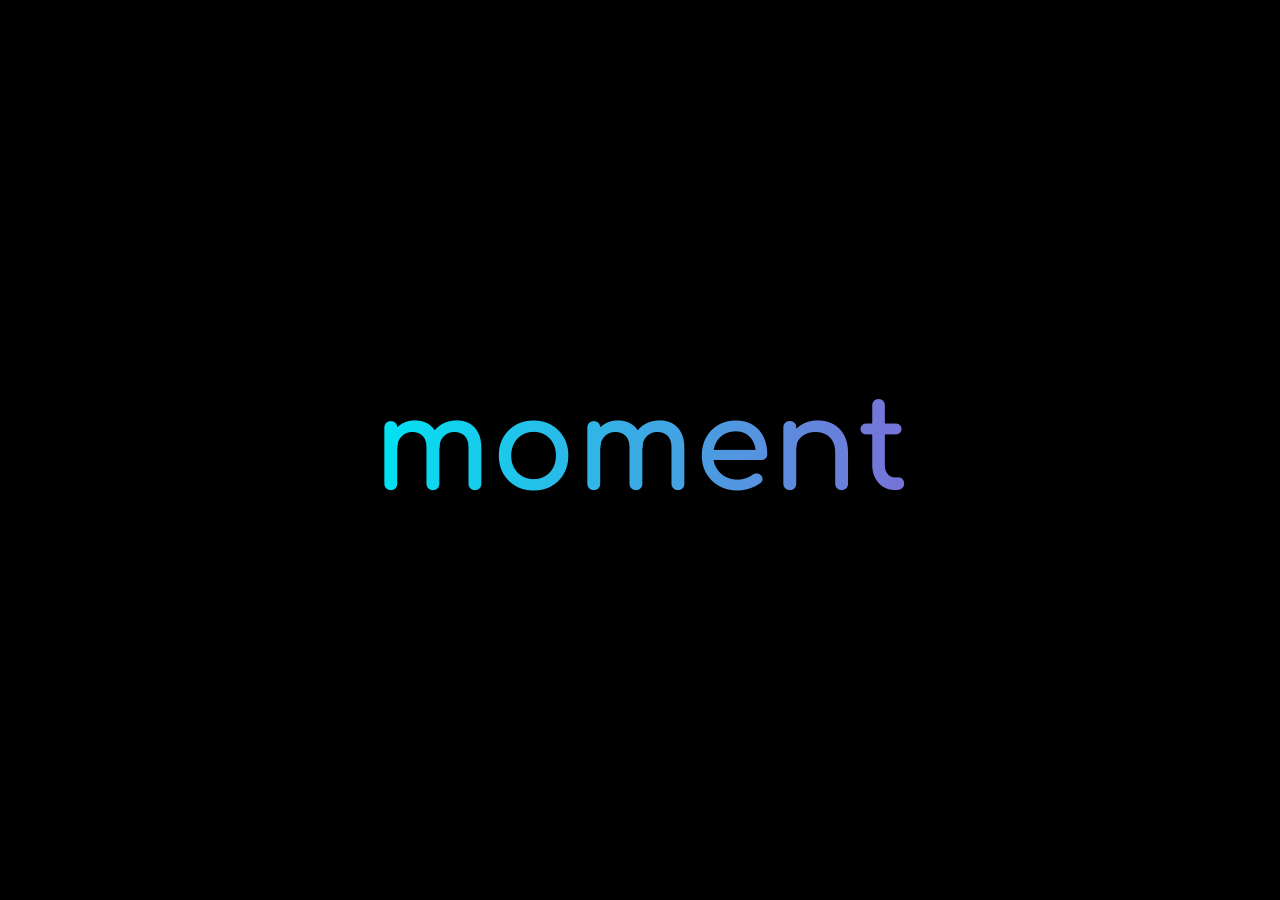
<file: just4you.html>
<!DOCTYPE html>
<html lang="en">
<head>
  <meta charset="utf-8">
  <title>Just for you | ✨</title>
  <meta name="viewport" content="width=device-width, initial-scale=1.0">

  <style>
    @import url('https://fonts.googleapis.com/css2?family=Comfortaa:wght@700&display=swap');

    * {
      margin: 0;
      padding: 0;
      box-sizing: border-box;
    }

    body {
      background: #000;
      height: 100vh;
      width: 100vw;
      overflow: hidden;
      display: flex;
      justify-content: center;
      align-items: center;
      font-family: 'Comfortaa', sans-serif;
      padding: 1rem;
    }

    #msg {
      font-size: clamp(2rem, 10vw, 8rem);
      font-weight: 700;
      text-align: center;
      line-height: 1.2;
      word-break: break-word;
      background: linear-gradient(90deg, #00f0ff, #ff00c8, #f6ff00);
      background-size: 400% 400%;
      -webkit-background-clip: text;
      -webkit-text-fill-color: transparent;
      animation: gradientFlow 6s ease infinite;
      opacity: 0;
      transform: scale(0.7);
    }

    @keyframes gradientFlow {
      0% { background-position: 0% 50%; }
      50% { background-position: 100% 50%; }
      100% { background-position: 0% 50%; }
    }
  </style>
</head>
<body>
  <h1 id="msg">This</h1>
  <script src="anime.min.js"></script>
  <script>
    const words = [
      "This",
      "moment",
      "only",
      "opens",
      "for",
      "someone",
      "who’s",
      "truly",
      "rare.",
      "✨",
      ""
    ];

    const msg = document.getElementById("msg");

    words.forEach((word, index) => {
      setTimeout(() => {
        anime({
          targets: msg,
          opacity: [0, 1],
          scale: [0.7, 1],
          duration: 500,
          easing: "easeOutExpo",
          begin: () => {
            msg.innerText = word;
          }
        });
      }, index * 1000);
    });
  </script>
</body>
</html>
</file>
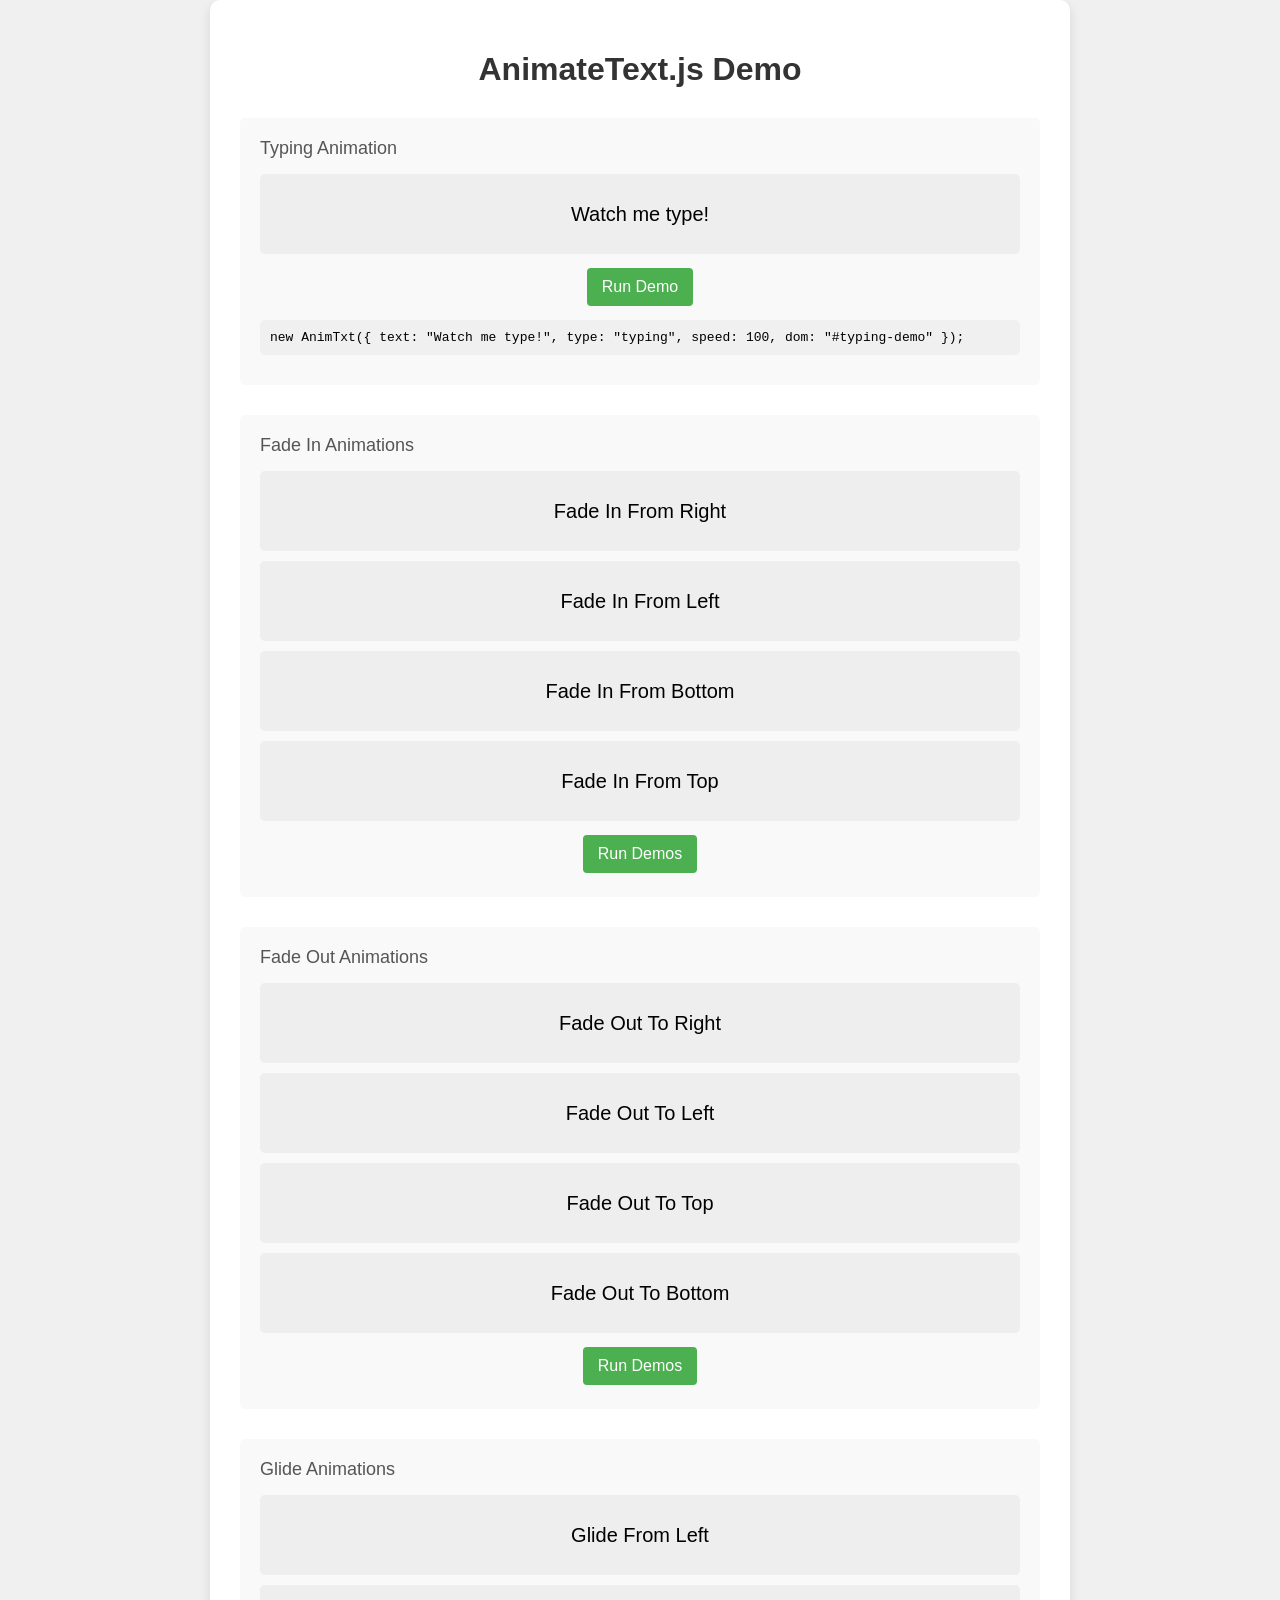
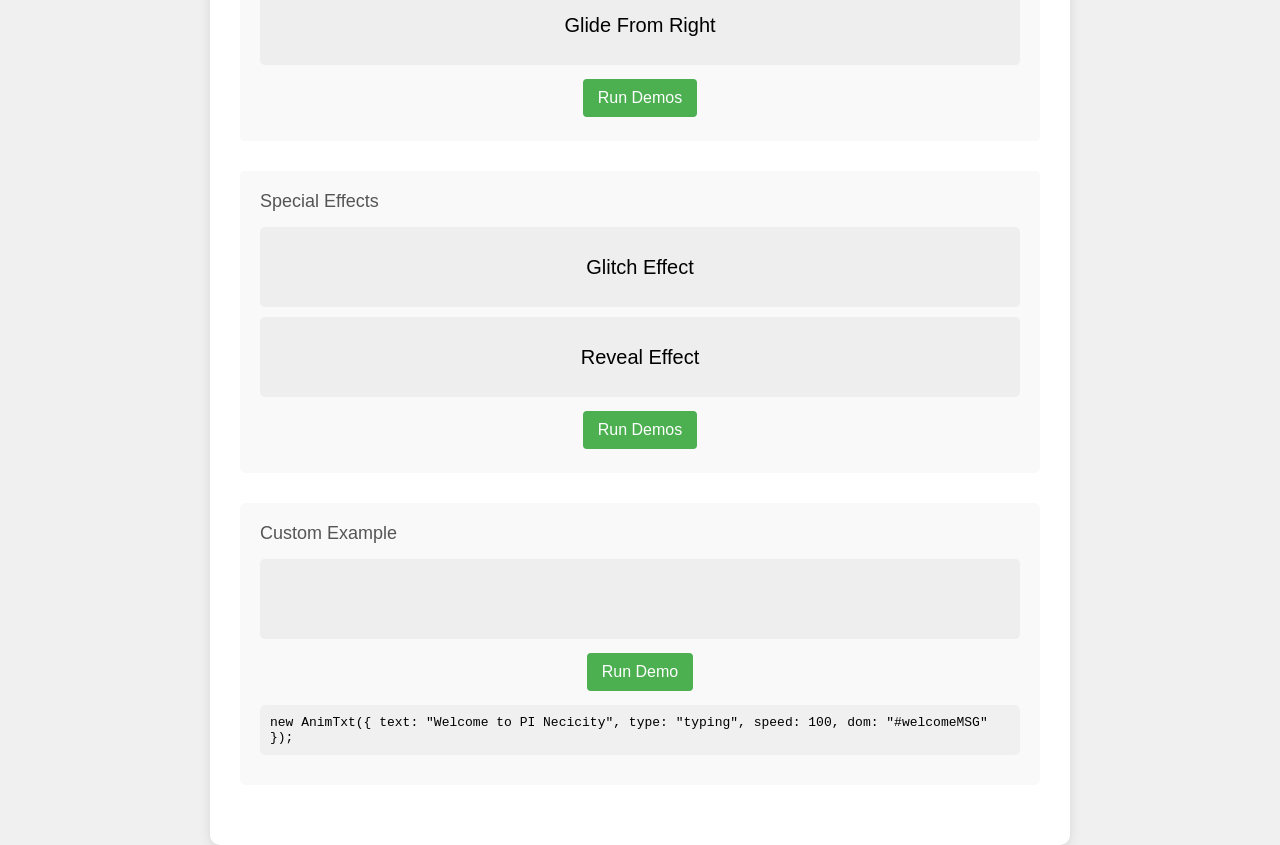
<file: ne.net/animtxt.html>
<!DOCTYPE html>
<html lang="en">
<head>
    <meta charset="UTF-8">
    <meta name="viewport" content="width=device-width, initial-scale=1.0">
    <title>AnimateText.js Demo</title>
    <style>
        body {
            font-family: 'Arial', sans-serif;
            background-color: #f0f0f0;
            display: flex;
            justify-content: center;
            align-items: center;
            min-height: 100vh;
            margin: 0;
            flex-direction: column;
        }
        
        .container {
            width: 80%;
            max-width: 800px;
            background-color: white;
            padding: 30px;
            border-radius: 10px;
            box-shadow: 0 4px 12px rgba(0,0,0,0.1);
        }
        
        h1 {
            color: #333;
            text-align: center;
            margin-bottom: 30px;
        }
        
        .demo-section {
            margin-bottom: 30px;
            padding: 20px;
            border-radius: 5px;
            background-color: #f9f9f9;
        }
        
        .demo-title {
            font-size: 18px;
            margin-bottom: 15px;
            color: #555;
        }
        
        .demo-box {
            height: 60px;
            display: flex;
            align-items: center;
            justify-content: center;
            background-color: #eee;
            border-radius: 5px;
            margin-bottom: 10px;
            font-size: 20px;
            padding: 10px;
        }
        
        button {
            background-color: #4CAF50;
            border: none;
            color: white;
            padding: 10px 15px;
            text-align: center;
            text-decoration: none;
            display: inline-block;
            font-size: 16px;
            margin: 4px 2px;
            cursor: pointer;
            border-radius: 4px;
            transition: background-color 0.3s;
        }
        
        button:hover {
            background-color: #45a049;
        }
        
        .controls {
            display: flex;
            justify-content: center;
            gap: 10px;
        }
        
        code {
            display: block;
            padding: 10px;
            background-color: #f0f0f0;
            border-radius: 5px;
            margin: 10px 0;
            font-family: monospace;
            overflow-x: auto;
        }
    </style>
</head>
<body>
    <div class="container">
        <h1>AnimateText.js Demo</h1>

        <div class="demo-section">
            <div class="demo-title">Typing Animation</div>
            <div class="demo-box" id="typing-demo">Watch me type!</div>
            <div class="controls">
                <button onclick="runTypingDemo()">Run Demo</button>
            </div>
            <code>
new AnimTxt({
    text: "Watch me type!",
    type: "typing",
    speed: 100,
    dom: "#typing-demo"
});
            </code>
        </div>

        <div class="demo-section">
            <div class="demo-title">Fade In Animations</div>
            <div class="demo-box" id="fadein-right-demo">Fade In From Right</div>
            <div class="demo-box" id="fadein-left-demo">Fade In From Left</div>
            <div class="demo-box" id="fadein-up-demo">Fade In From Bottom</div>
            <div class="demo-box" id="fadein-down-demo">Fade In From Top</div>
            <div class="controls">
                <button onclick="runFadeInDemos()">Run Demos</button>
            </div>
        </div>

        <div class="demo-section">
            <div class="demo-title">Fade Out Animations</div>
            <div class="demo-box" id="fadeout-right-demo">Fade Out To Right</div>
            <div class="demo-box" id="fadeout-left-demo">Fade Out To Left</div>
            <div class="demo-box" id="fadeout-up-demo">Fade Out To Top</div>
            <div class="demo-box" id="fadeout-down-demo">Fade Out To Bottom</div>
            <div class="controls">
                <button onclick="runFadeOutDemos()">Run Demos</button>
            </div>
        </div>

        <div class="demo-section">
            <div class="demo-title">Glide Animations</div>
            <div class="demo-box" id="glide-right-demo">Glide From Left</div>
            <div class="demo-box" id="glide-left-demo">Glide From Right</div>
            <div class="controls">
                <button onclick="runGlideDemos()">Run Demos</button>
            </div>
        </div>

        <div class="demo-section">
            <div class="demo-title">Special Effects</div>
            <div class="demo-box" id="glitch-demo">Glitch Effect</div>
            <div class="demo-box" id="reveal-demo">Reveal Effect</div>
            <div class="controls">
                <button onclick="runSpecialDemos()">Run Demos</button>
            </div>
        </div>

        <div class="demo-section">
            <div class="demo-title">Custom Example</div>
            <div class="demo-box" id="welcomeMSG"></div>
            <div class="controls">
                <button onclick="runCustomDemo()">Run Demo</button>
            </div>
            <code>
new AnimTxt({
    text: "Welcome to PI Necicity",
    type: "typing",
    speed: 100,
    dom: "#welcomeMSG"
});
            </code>
        </div>
    </div>

    <script src="animtxt.js"></script>
    <script>
        // Reset all demo boxes
        function resetDemos() {
            const demoBoxes = document.querySelectorAll('.demo-box');
            demoBoxes.forEach(box => {
                box.innerHTML = box.textContent || '';
                box.style.animation = '';
                box.style.visibility = 'visible';
                
                // Remove any animation classes or inline styles
                const spans = box.querySelectorAll('span');
                spans.forEach(span => span.remove());
            });
        }

        // Typing Demo
        function runTypingDemo() {
            resetDemos();
            new AnimTxt({
                text: "Watch me type!",
                type: "typing",
                speed: 100,
                dom: "#typing-demo"
            });
        }

        // Fade In Demos
        function runFadeInDemos() {
            resetDemos();
            
            new AnimTxt({
                text: "Fade In From Right",
                type: "fadeInRight",
                speed: 50,
                dom: "#fadein-right-demo"
            });
            
            new AnimTxt({
                text: "Fade In From Left",
                type: "fadeInLeft",
                speed: 50,
                dom: "#fadein-left-demo",
                delay: 500
            });
            
            new AnimTxt({
                text: "Fade In From Bottom",
                type: "fadeInUp",
                speed: 50,
                dom: "#fadein-up-demo",
                delay: 1000
            });
            
            new AnimTxt({
                text: "Fade In From Top",
                type: "fadeInDown",
                speed: 50,
                dom: "#fadein-down-demo",
                delay: 1500
            });
        }

        // Fade Out Demos
        function runFadeOutDemos() {
            resetDemos();
            
            new AnimTxt({
                text: "Fade Out To Right",
                type: "fadeOutRight",
                speed: 50,
                dom: "#fadeout-right-demo"
            });
            
            new AnimTxt({
                text: "Fade Out To Left",
                type: "fadeOutLeft",
                speed: 50,
                dom: "#fadeout-left-demo",
                delay: 500
            });
            
            new AnimTxt({
                text: "Fade Out To Top",
                type: "fadeOutUp",
                speed: 50,
                dom: "#fadeout-up-demo",
                delay: 1000
            });
            
            new AnimTxt({
                text: "Fade Out To Bottom",
                type: "fadeOutDown",
                speed: 50,
                dom: "#fadeout-down-demo",
                delay: 1500
            });
        }

        // Glide Demos
        function runGlideDemos() {
            resetDemos();
            
            new AnimTxt({
                text: "Glide From Left",
                type: "glideRight",
                dom: "#glide-right-demo"
            });
            
            new AnimTxt({
                text: "Glide From Right",
                type: "glideLeft",
                dom: "#glide-left-demo",
                delay: 500
            });
        }

        // Special Effect Demos
        function runSpecialDemos() {
            resetDemos();
            
            new AnimTxt({
                text: "Glitch Effect",
                type: "glitch",
                dom: "#glitch-demo"
            });
            
            new AnimTxt({
                text: "Reveal Effect",
                type: "reveal",
                dom: "#reveal-demo",
                delay: 500
            });
        }

        // Custom Demo
        function runCustomDemo() {
            resetDemos();
            
            new AnimTxt({
                text: "Welcome to PI Necicity",
                type: "typing",
                speed: 100,
                dom: "#welcomeMSG"
            });
        }
    </script>
</body>
</html>
</file>
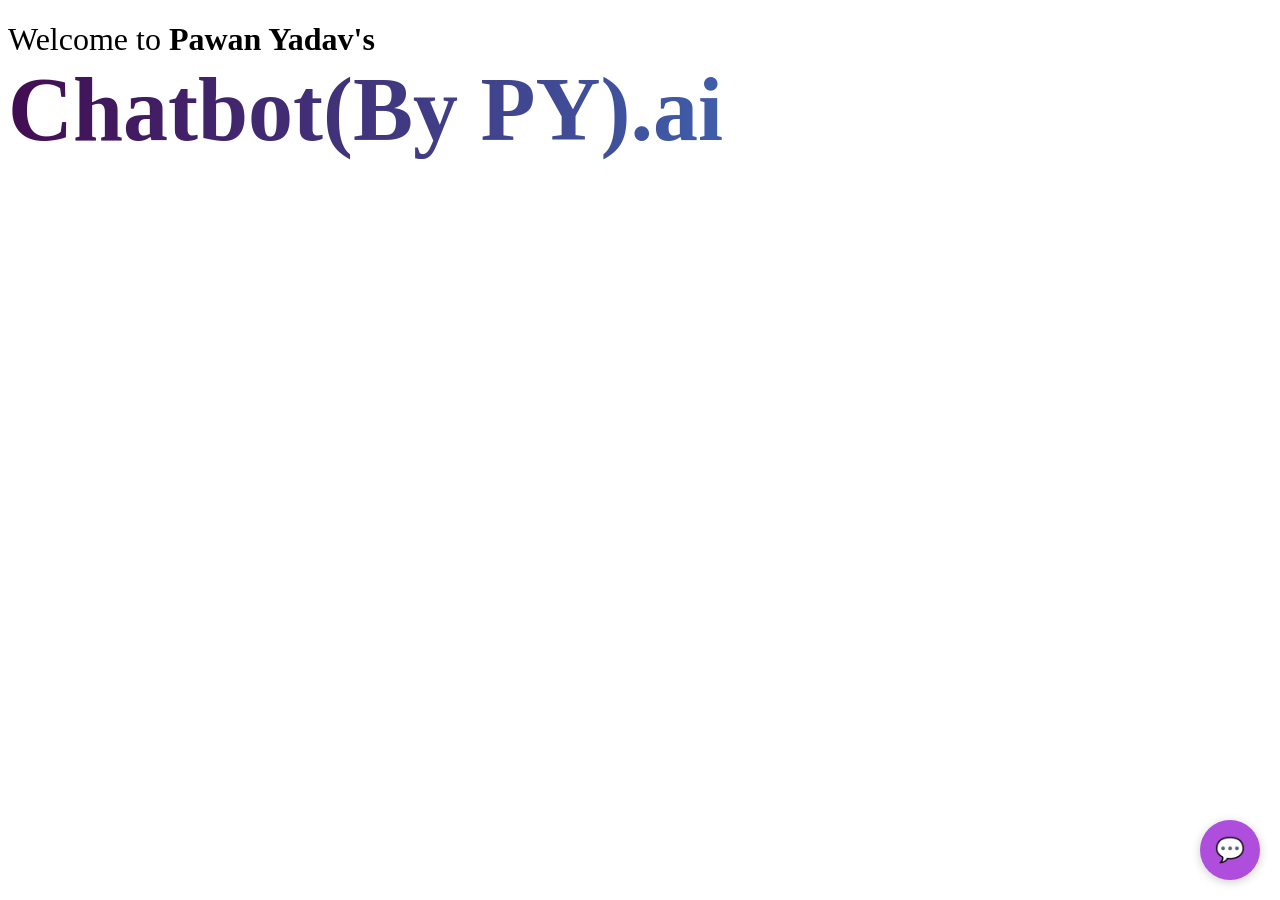
<file: ne.net/chatbot.html>
<!DOCTYPE html>
<html lang="en">
<head>
    <meta charset="UTF-8">
    <meta name="viewport" content="width=device-width, initial-scale=1.0">
    <title>Pawan Yadav | Chatbot.js</title>
    <style>
      * {
        font-family: 'JetBrains mono';
      }
    </style>
</head>
<body>
    <h1 style="font-weight: lighter; margin-bottom: 0;">
      Welcome to <b>Pawan Yadav's</b>  
  </h1>
  <p style="background-clip: text;
      -webkit-background-clip: text;
      color: transparent;
      font-weight: bolder;
      font-size: 10vh;
      margin-top: 0;
      background-image: linear-gradient(to right, #420d52, #3e9bec);">Chatbot(By PY).ai</p>
</body>
<script src="chatbot.js"></script>
<script>
// Define your dataset
const dataset = {
  name: "Chatbot(By PY).ai",
  responses: {
    "Hello": "Hi, how are you?",
    "What's your name": "My name is Chatbot(By PY).ai!",
    "How are you": "I'm doing great, thanks for asking!",
    "Help": "I can assist with answering questions. Just ask me anything!",
    "Bye": "Goodbye! Have a great day!",
    "Who created you": "Pawan Yadav created me."
  }
};

// Create a new chatbot instance
const myBot = new ChatBot({
  dataset: dataset,
  primaryColor: '#af4ddd',
  position: 'bottom-right',
  autoOpen: false,
  placeholder: "Ask Chatbot(By PY) anything...",
  welcomeMessage: "Hello, mera nam Chatbot(By PY) ha mujse kuch puchkar dekho!(😋)"
});
</script>
</html>
</file>
<file: documentation/index.css>
/* * {
    font-family: 'JetBrains mono';
}
#a {
    text-align: center;
    font-weight: 900;
}
*/
#b {
    text-align: center;
    font-style: italic;
}
* {
    margin: 0;
    padding: 0;
    box-sizing: border-box;
}

:root {
    --primary-color: #2c3e50;
    --secondary-color: #34495e;
    --accent-color: #3498db;
    --success-color: #27ae60;
    --bg-color: #111;
    --text-primary: #5f82a6;
    --text-secondary: #7f8c8d;
    --shadow-light: 0 2px 10px rgba(0, 0, 0, 0.1);
    --shadow-medium: 0 8px 25px rgba(0, 0, 0, 0.15);
    --shadow-heavy: 0 15px 35px rgba(0, 0, 0, 0.2);
    --border-radius: 12px;
    --transition: all 0.3s cubic-bezier(0.4, 0, 0.2, 1);
}

body {
    font-family: 'Inter', -apple-system, BlinkMacSystemFont, 'Segoe UI', Roboto, sans-serif;
    background-color: var(--bg-color);
    color: var(--text-primary);
    line-height: 1.6;
    overflow-x: hidden;
}

/* Subtle background pattern */
body::before {
    content: '';
    position: fixed;
    top: 0;
    left: 0;
    width: 100%;
    height: 100%;
    background: 
        radial-gradient(circle at 25% 25%, rgba(52, 152, 219, 0.03) 0%, transparent 50%),
        radial-gradient(circle at 75% 75%, rgba(46, 204, 113, 0.03) 0%, transparent 50%);
    z-index: -1;
    pointer-events: none;
}


.hero-title {
    font-size: clamp(2.5rem, 8vw, 4.5rem);
    font-weight: 300;
    line-height: 1.2;
    margin-bottom: 2rem;
    color: var(--text-primary);
    text-align: center;
    position: absolute;
    top: 40%;
    left: 2vw;
}

.hero-title .brand {
    font-weight: 900;
    background: linear-gradient(135deg, var(--primary-color), var(--accent-color));
    -webkit-background-clip: text;
    -webkit-text-fill-color: transparent;
    background-clip: text;
    position: relative;
}

.hero-title .brand::after {
    content: '';
    position: absolute;
    bottom: -5px;
    left: 0;
    width: 100%;
    height: 3px;
    background: linear-gradient(135deg, var(--accent-color), var(--success-color));
    border-radius: 2px;
    animation: expandWidth 1.5s ease-out 0.5s both;
}

@keyframes expandWidth {
    from { width: 0; }
    to { width: 100%; }
}

.hero-subtitle {
    font-size: 1.25rem;
    color: var(--text-secondary);
    margin-bottom: 3rem;
    font-weight: 400;
    opacity: 0;
    animation: fadeInUp 1s ease-out 0.3s both;
}

/* Responsive Design */
@media (max-width: 1024px) {
    #herocon {
        flex-direction: column;
        text-align: center;
        gap: 3rem;
        padding: 4rem 0;
    }

    .hero-content {
        max-width: 100%;
    }

    .hero-image {
        order: -1;
    }

    .hero-image img {
        max-width: 80%;
    }
}

@media (max-width: 768px) {
    .container {
        padding: 0 1rem;
    }

    .hero-title {
        font-size: 2.5rem;
    }

    .hero-subtitle {
        font-size: 1.1rem;
    }

    #cta {
        padding: 1rem 2rem;
        font-size: 1rem;
    }

    .feature-badges {
        justify-content: center;
    }

    .badge {
        font-size: 0.8rem;
        padding: 0.4rem 0.8rem;
    }
}

@media (max-width: 480px) {
    .hero-title {
        font-size: 2rem;
    }

    .hero-subtitle {
        font-size: 1rem;
    }

    .feature-badges {
        flex-direction: column;
        align-items: center;
    }

    .badge {
        width: fit-content;
    }
}

/* Loading state */
.loading {
    opacity: 0;
}

.loaded {
    opacity: 1;
    transition: opacity 0.5s ease-out;
}
.card-container {
    display: flex;
    gap: 20px;
    align-content: center;
    justify-content: center;
}

.card {
    max-width: 20%;
    border-radius: 10px;
    padding: 10px;
    margin: 10px;
    text-align: center;
    background-color: #1f2221;
}
</file>
<file: dsengine/style.css>
body {
  font-family: 'Arial', sans-serif;
  max-width: 700px;
  margin: 40px auto;
  padding: 0 20px;
  background: #f9f9f9;
}
h1 {
  text-align: center;
  color: #333;
  font-family: 'Comfortaa';
}
input[type="text"] {
  width: 100%;
  padding: 12px 20px;
  margin: 20px 0 10px 0;
  box-sizing: border-box;
  font-size: 18px;
  border: 2px solid #ddd;
  border-radius: 6px;
  transition: border-color 0.3s ease;
}
input[type="text"]:focus {
  border-color: #007bff;
  outline: none;
}
ul.results {
  list-style-type: none;
  padding-left: 0;
  margin-bottom: 50px;
}
ul.results li {
  background: white;
  margin-bottom: 10px;
  padding: 15px;
  border-radius: 6px;
  box-shadow: 0 1px 5px rgb(0 0 0 / 0.1);
  transition: background 0.3s ease;
}
ul.results li:hover {
  background: #007bff;
  color: white;
  cursor: pointer;
}
ul.results li a {
  text-decoration: none;
  color: inherit;
  display: block;
  font-weight: bold;
  font-size: 1.1em;
  margin-bottom: 6px;
}
ul.results li p {
  margin: 0;
  font-size: 0.9em;
  color: #555;
}
.highlight {
  background: linear-gradient(90deg, #bbb, #ddd);
  color: black;
  font-weight: bold;
  border-radius: 2px;
  padding: 0 2px;
}
.no-results {
  text-align: center;
  color: #888;
  font-style: italic;
  margin-top: 20px;
}
.loading {
  text-align: center;
  font-style: italic;
  color: #666;
  margin: 20px 0;
}
ul {
  font-family: 'Comfortaa';
}
</file>
